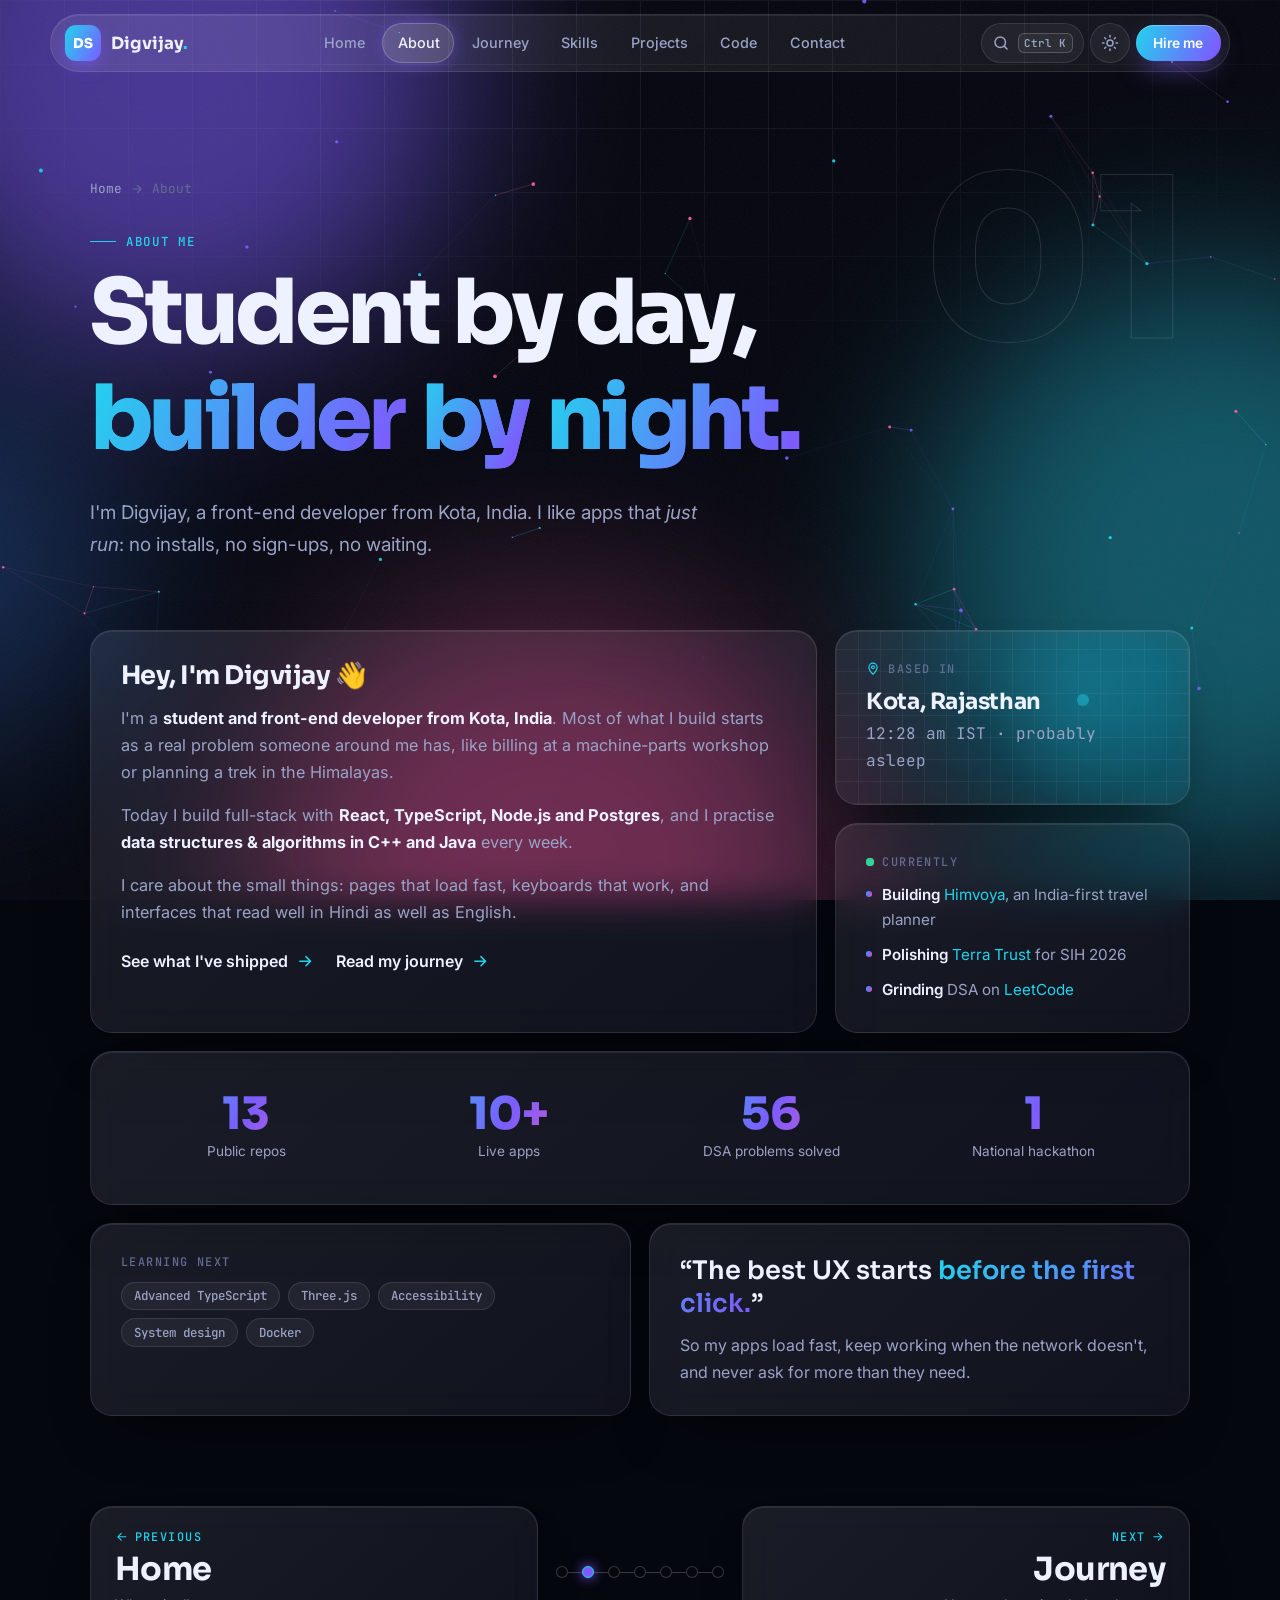
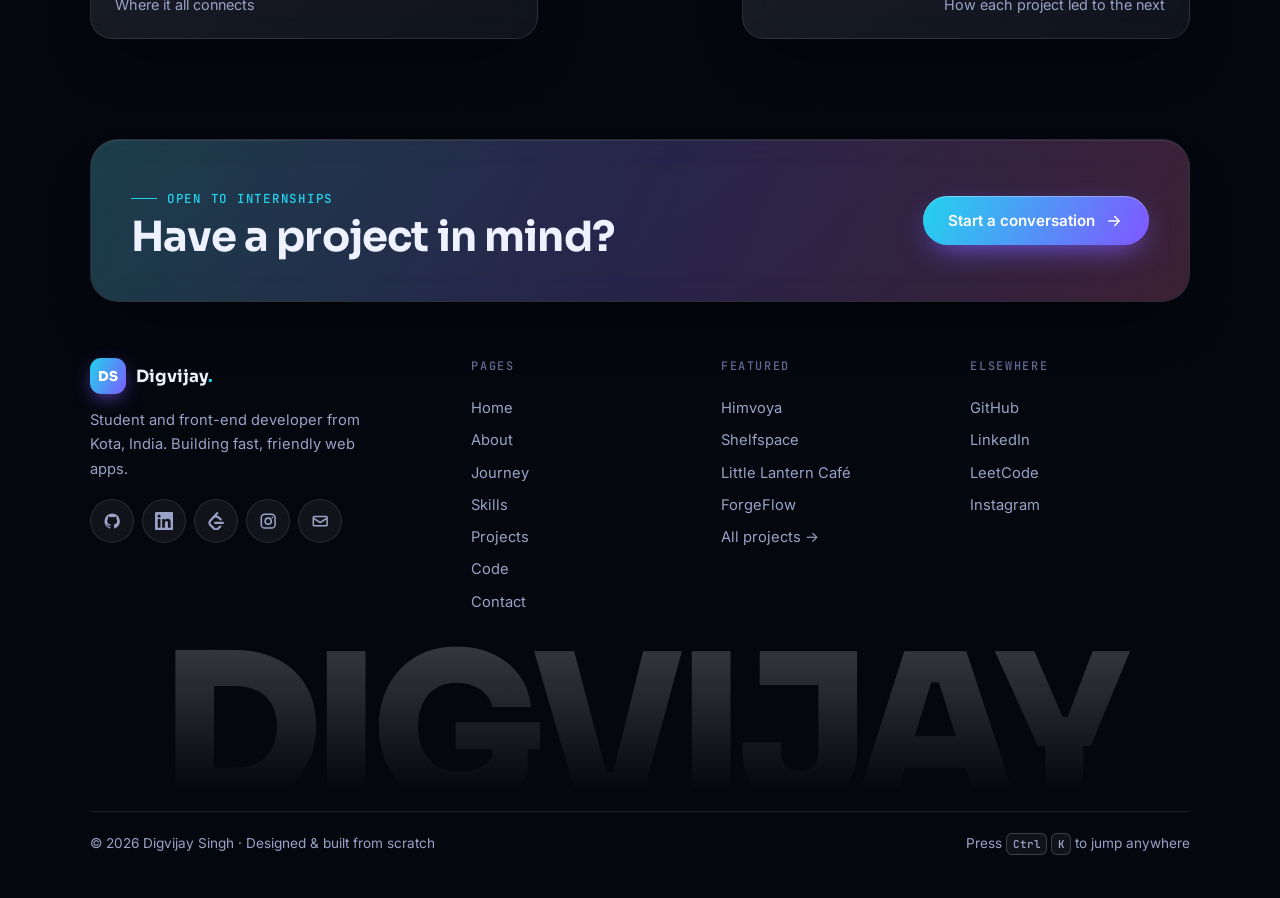
<file: about.html>
<!doctype html>
<html lang="en" data-theme="dark">
<head>
  <meta charset="utf-8" />
  <meta name="viewport" content="width=device-width, initial-scale=1" />
  <title>About — Digvijay Singh</title>
  <meta name="description" content="About Digvijay Singh: a student and front-end developer from Kota, India, building fast, friendly web apps with React, TypeScript, Node.js and Postgres." />
  <meta name="theme-color" content="#05070f" />
  <link rel="icon" href="assets/favicon.svg" type="image/svg+xml" />
  <link rel="preconnect" href="https://fonts.googleapis.com" />
  <link rel="preconnect" href="https://fonts.gstatic.com" crossorigin />
  <link href="https://fonts.googleapis.com/css2?family=Inter:wght@400;500;600&family=JetBrains+Mono:wght@400;500;600&family=Sora:wght@500;600;700;800&display=swap" rel="stylesheet" />
  <link rel="stylesheet" href="css/style.css" />
  <script>document.documentElement.classList.add("js"); try { const t = localStorage.getItem("theme"); if (t) document.documentElement.dataset.theme = t; } catch (e) {}</script>
  <script src="js/data.js"></script>
  <script src="js/components.js"></script>
</head>
<body data-page="about" id="top">
  <site-bg></site-bg>
  <site-header></site-header>

  <main id="main">
    <section class="page-hero wrap">
      <span class="page-num" aria-hidden="true">01</span>
      <nav class="crumbs" aria-label="Breadcrumb" data-reveal><a href="index.html">Home</a><svg class="ico"><use href="assets/icons.svg#i-arrow"/></svg><span>About</span></nav>
      <p class="eyebrow" data-reveal>About me</p>
      <h1 class="page-hero__title"><span class="line"><span class="split">Student by day,</span></span><span class="line"><span class="split gradient-text" style="--sd:.3s">builder by night.</span></span></h1>
      <p class="page-hero__lead" data-reveal>I'm Digvijay, a front-end developer from Kota, India. I like apps that <em>just run</em>: no installs, no sign-ups, no waiting.</p>
    </section>

    <section class="wrap">
      <div class="bento">
        <article class="card glass bento__bio" data-reveal data-spot>
          <h2 class="h3" style="font-size:1.6rem;margin-bottom:16px">Hey, I'm Digvijay 👋</h2>
          <p>I'm a <strong>student and front-end developer from Kota, India</strong>. Most of what I build starts as a real problem
            someone around me has, like billing at a machine-parts workshop or planning a trek in the Himalayas.</p>
          <p>Today I build full-stack with <strong>React, TypeScript, Node.js and Postgres</strong>, and I practise
            <strong>data structures &amp; algorithms in C++ and Java</strong> every week.</p>
          <p>I care about the small things: pages that load fast, keyboards that work, and interfaces that read well in Hindi as well as English.</p>
          <div class="bento__links">
            <a href="projects.html" class="link-arrow"><span>See what I've shipped</span><svg class="ico"><use href="assets/icons.svg#i-arrow"/></svg></a>
            <a href="journey.html" class="link-arrow"><span>Read my journey</span><svg class="ico"><use href="assets/icons.svg#i-arrow"/></svg></a>
          </div>
        </article>

        <article class="card glass bento__place" data-reveal data-spot>
          <div class="place__map" aria-hidden="true"><span class="place__ping"></span></div>
          <p class="card__label"><svg class="ico"><use href="assets/icons.svg#i-pin"/></svg> Based in</p>
          <h3>Kota, Rajasthan</h3>
          <p class="mono muted"><span id="localTime">--:--</span> IST · <span id="localStatus">online</span></p>
        </article>

        <article class="card glass bento__now" data-reveal data-spot>
          <p class="card__label"><span class="pulse"></span> Currently</p>
          <ul class="now-list">
            <li><b>Building</b> <a href="project.html?p=himvoya">Himvoya</a>, an India-first travel planner</li>
            <li><b>Polishing</b> <a href="project.html?p=terra-trust">Terra Trust</a> for SIH 2026</li>
            <li><b>Grinding</b> DSA on <a href="code.html">LeetCode</a></li>
          </ul>
        </article>

        <article class="card glass bento__stats" data-reveal data-spot>
          <div class="stat"><b data-count="13" data-gh="repos">0</b><span>Public repos</span></div>
          <div class="stat"><b data-count="10" data-suffix="+">0</b><span>Live apps</span></div>
          <div class="stat"><b data-count="56" data-lc="total">0</b><span>DSA problems solved</span></div>
          <div class="stat"><b data-count="1">0</b><span>National hackathon</span></div>
        </article>

        <article class="card glass bento__learn" data-reveal data-spot>
          <p class="card__label">Learning next</p>
          <div class="tags">
            <span>Advanced TypeScript</span><span>Three.js</span><span>Accessibility</span><span>System design</span><span>Docker</span>
          </div>
        </article>

        <article class="card glass bento__quote" data-reveal data-spot>
          <p class="quote">“The best UX starts <span class="gradient-text">before the first click.</span>”</p>
          <p class="muted">So my apps load fast, keep working when the network doesn't, and never ask for more than they need.</p>
        </article>
      </div>
    </section>

    <div class="wrap"><page-bridge></page-bridge></div>
  </main>

  <site-footer></site-footer>
  <command-palette></command-palette>
  <script src="js/main.js" defer></script>
</body>
</html>
</file>
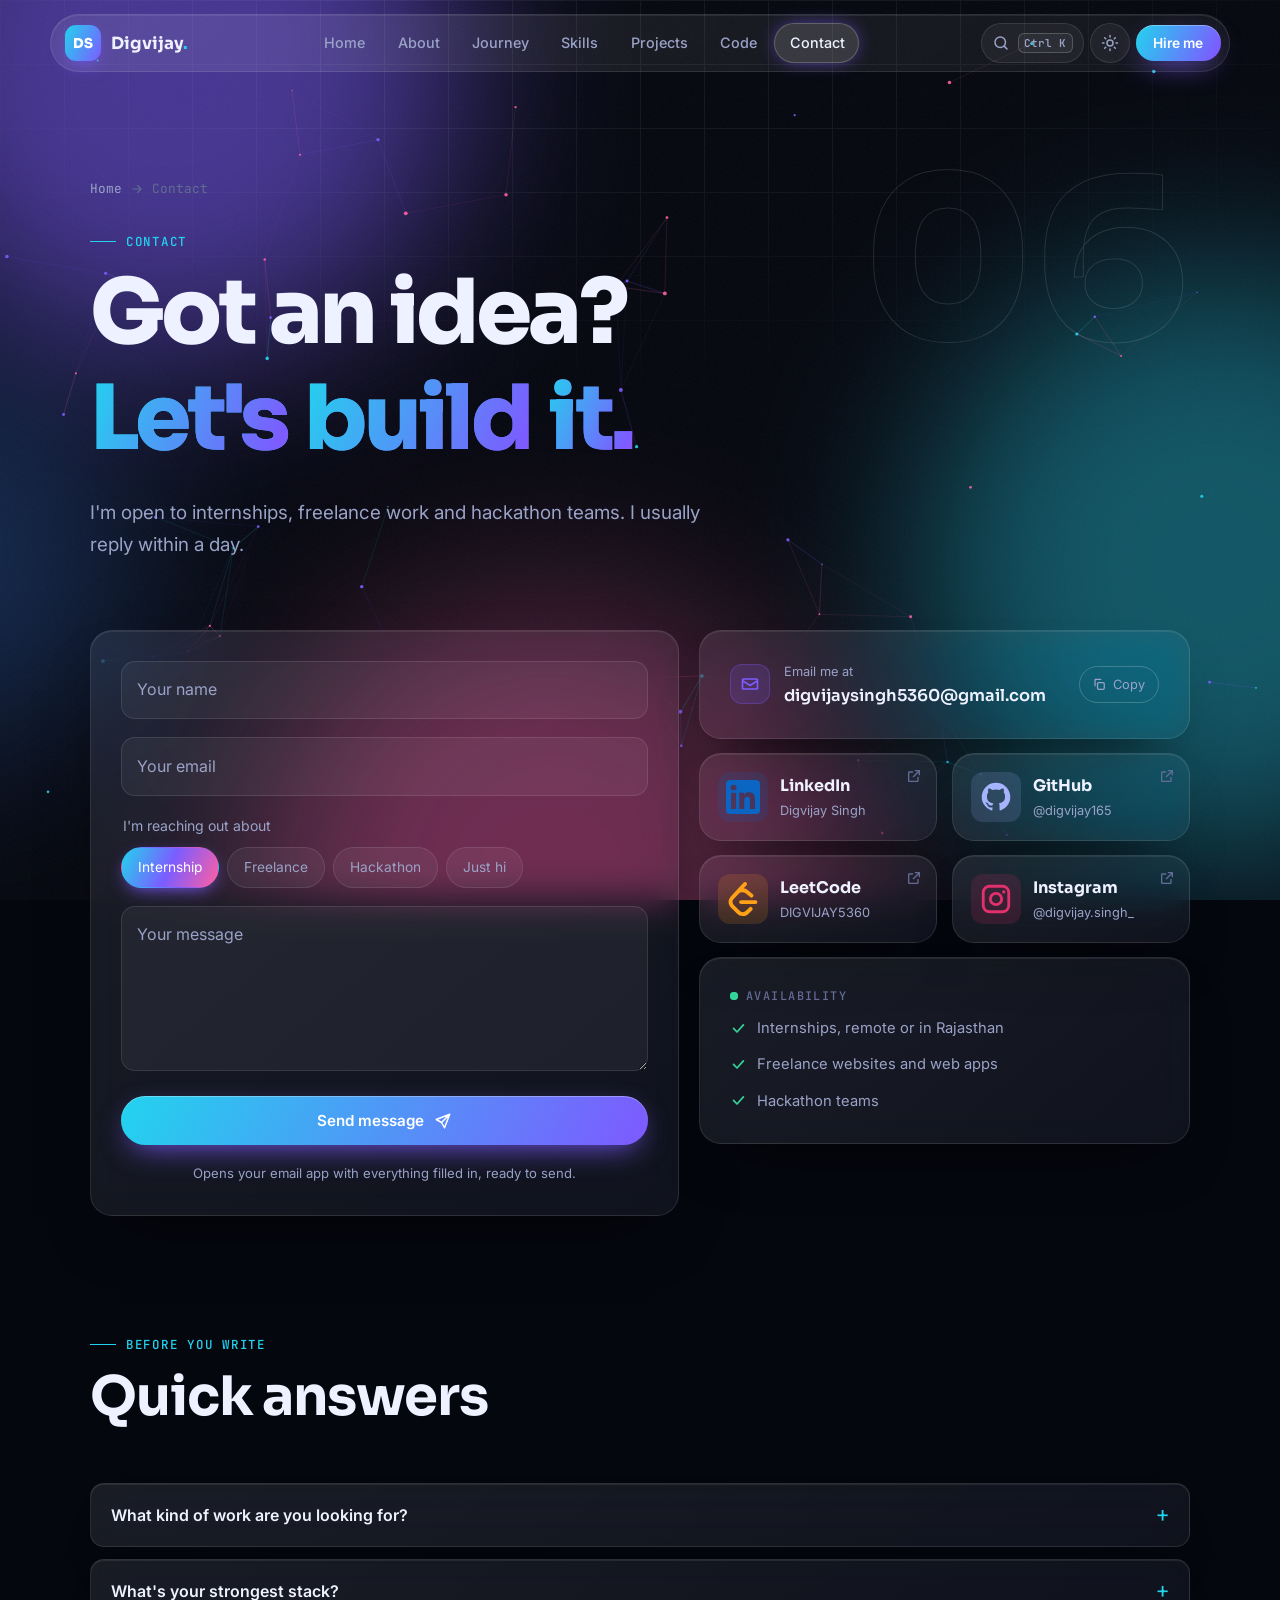
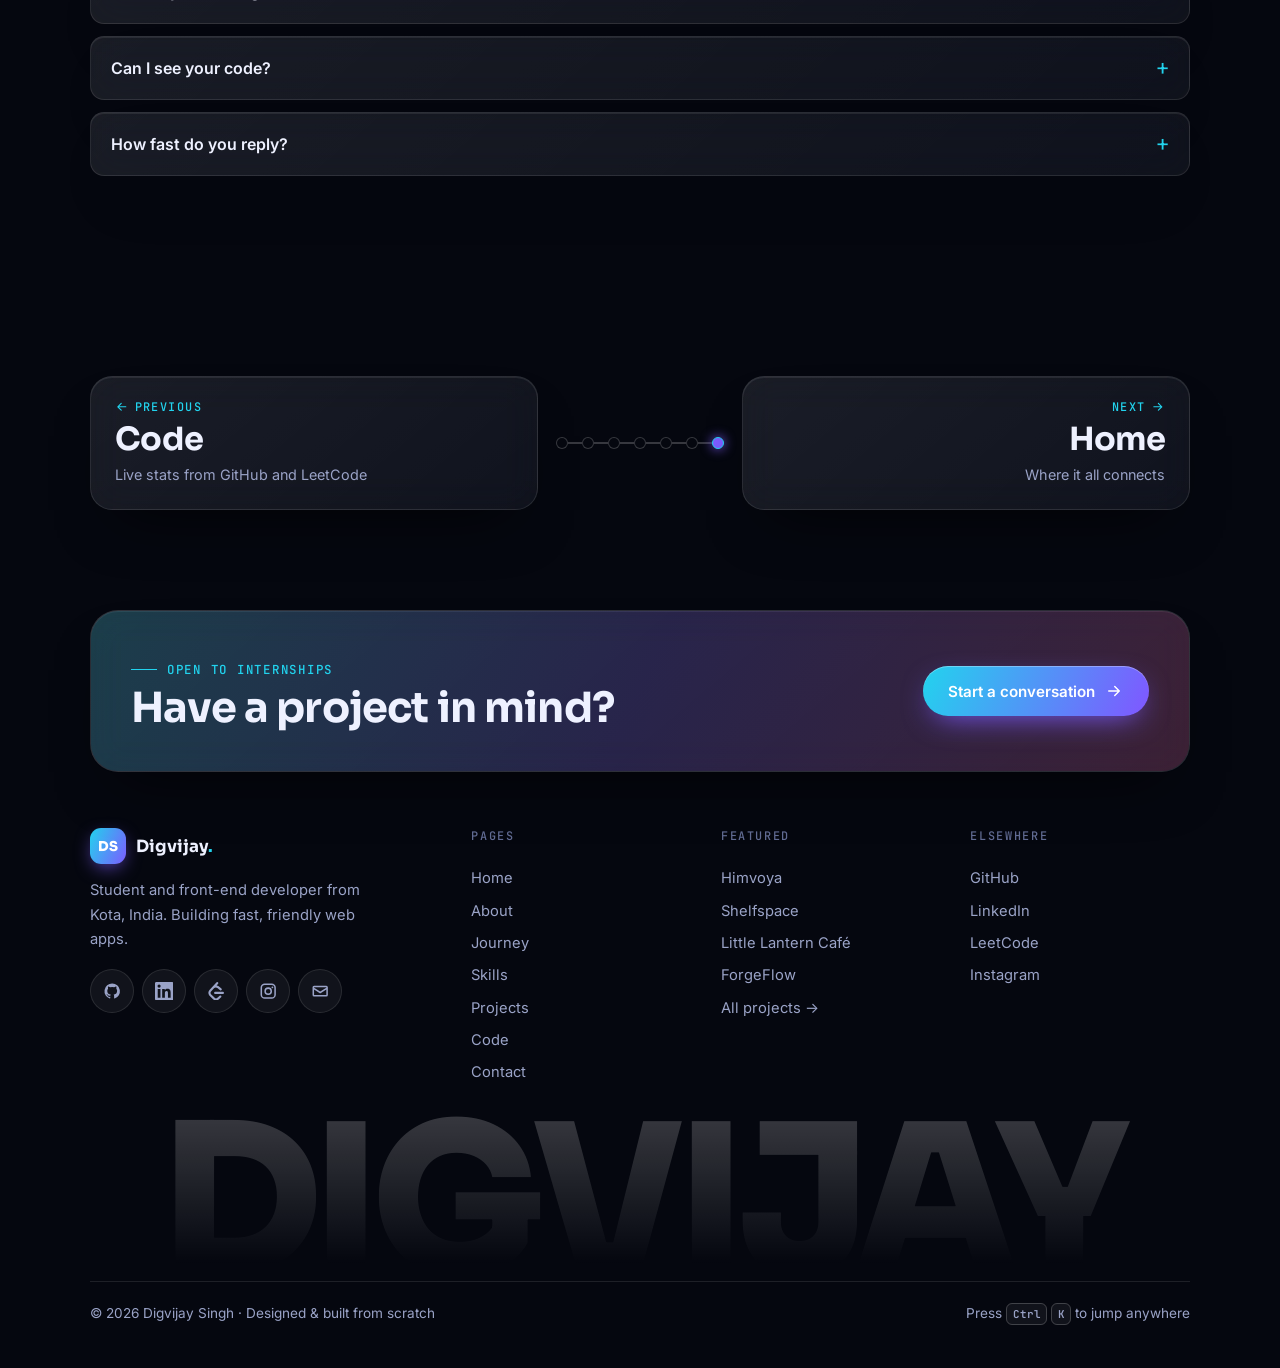
<file: contact.html>
<!doctype html>
<html lang="en" data-theme="dark">
<head>
  <meta charset="utf-8" />
  <meta name="viewport" content="width=device-width, initial-scale=1" />
  <title>Contact — Digvijay Singh</title>
  <meta name="description" content="Contact Digvijay Singh for internships, freelance work and hackathon teams. Email, LinkedIn, GitHub, LeetCode and Instagram." />
  <meta name="theme-color" content="#05070f" />
  <link rel="icon" href="assets/favicon.svg" type="image/svg+xml" />
  <link rel="preconnect" href="https://fonts.googleapis.com" />
  <link rel="preconnect" href="https://fonts.gstatic.com" crossorigin />
  <link href="https://fonts.googleapis.com/css2?family=Inter:wght@400;500;600&family=JetBrains+Mono:wght@400;500;600&family=Sora:wght@500;600;700;800&display=swap" rel="stylesheet" />
  <link rel="stylesheet" href="css/style.css" />
  <script>document.documentElement.classList.add("js"); try { const t = localStorage.getItem("theme"); if (t) document.documentElement.dataset.theme = t; } catch (e) {}</script>
  <script src="js/data.js"></script>
  <script src="js/components.js"></script>
</head>
<body data-page="contact" id="top">
  <site-bg></site-bg>
  <site-header></site-header>

  <main id="main">
    <section class="page-hero wrap">
      <span class="page-num" aria-hidden="true">06</span>
      <nav class="crumbs" aria-label="Breadcrumb" data-reveal><a href="index.html">Home</a><svg class="ico"><use href="assets/icons.svg#i-arrow"/></svg><span>Contact</span></nav>
      <p class="eyebrow" data-reveal>Contact</p>
      <h1 class="page-hero__title"><span class="line"><span class="split">Got an idea?</span></span><span class="line"><span class="split gradient-text" style="--sd:.25s">Let's build it.</span></span></h1>
      <p class="page-hero__lead" data-reveal>I'm open to internships, freelance work and hackathon teams. I usually reply within a day.</p>
    </section>

    <section class="wrap">
      <div class="contact__grid">
        <form class="card glass form" id="contactForm" data-reveal novalidate>
          <div class="field">
            <input id="fName" name="name" type="text" placeholder=" " autocomplete="name" required />
            <label for="fName">Your name</label>
          </div>
          <div class="field">
            <input id="fEmail" name="email" type="email" placeholder=" " autocomplete="email" required />
            <label for="fEmail">Your email</label>
          </div>
          <fieldset class="field" style="border:0;padding:0;margin:0">
            <legend class="field__title">I'm reaching out about</legend>
            <div class="choice">
              <label><input type="radio" name="topic" value="Internship" checked /><span>Internship</span></label>
              <label><input type="radio" name="topic" value="Freelance project" /><span>Freelance</span></label>
              <label><input type="radio" name="topic" value="Hackathon team" /><span>Hackathon</span></label>
              <label><input type="radio" name="topic" value="Just saying hi" /><span>Just hi</span></label>
            </div>
          </fieldset>
          <div class="field">
            <textarea id="fMsg" name="message" rows="5" placeholder=" " required></textarea>
            <label for="fMsg">Your message</label>
          </div>
          <button class="btn btn--primary btn--block magnetic" type="submit"><span>Send message</span><svg class="ico"><use href="assets/icons.svg#i-send"/></svg></button>
          <p class="form__note muted">Opens your email app with everything filled in, ready to send.</p>
        </form>

        <div class="contact__side">
          <button class="card glass email-card" id="copyEmail" type="button" data-reveal data-spot>
            <span class="float-card__icon" style="--c:#7c5cff"><svg class="ico"><use href="assets/icons.svg#i-mail"/></svg></span>
            <span class="email-card__text"><small>Email me at</small><b>digvijaysingh5360@gmail.com</b></span>
            <span class="email-card__copy"><svg class="ico"><use href="assets/icons.svg#i-copy"/></svg><em>Copy</em></span>
          </button>
          <div class="socials">
            <a class="social glass" href="https://www.linkedin.com/in/digvijay-singh-a188b1382/" target="_blank" rel="noopener" style="--c:#0a66c2" data-reveal data-tilt>
              <svg class="ico"><use href="assets/icons.svg#i-linkedin"/></svg><b>LinkedIn</b><small>Digvijay Singh</small><svg class="ico social__go"><use href="assets/icons.svg#i-external"/></svg>
            </a>
            <a class="social glass" href="https://github.com/digvijay165" target="_blank" rel="noopener" style="--c:#a5b4fc" data-reveal data-tilt>
              <svg class="ico"><use href="assets/icons.svg#i-github"/></svg><b>GitHub</b><small>@digvijay165</small><svg class="ico social__go"><use href="assets/icons.svg#i-external"/></svg>
            </a>
            <a class="social glass" href="https://leetcode.com/u/DIGVIJAY5360/" target="_blank" rel="noopener" style="--c:#ffa116" data-reveal data-tilt>
              <svg class="ico"><use href="assets/icons.svg#i-leetcode"/></svg><b>LeetCode</b><small>DIGVIJAY5360</small><svg class="ico social__go"><use href="assets/icons.svg#i-external"/></svg>
            </a>
            <a class="social glass" href="https://www.instagram.com/digvijay.singh_" target="_blank" rel="noopener" style="--c:#e1306c" data-reveal data-tilt>
              <svg class="ico"><use href="assets/icons.svg#i-instagram"/></svg><b>Instagram</b><small>@digvijay.singh_</small><svg class="ico social__go"><use href="assets/icons.svg#i-external"/></svg>
            </a>
          </div>
          <article class="card glass" data-reveal data-spot>
            <p class="card__label"><span class="pulse"></span> Availability</p>
            <ul class="availability" style="list-style:none;margin:0;padding:0">
              <li><svg class="ico"><use href="assets/icons.svg#i-check"/></svg> Internships, remote or in Rajasthan</li>
              <li><svg class="ico"><use href="assets/icons.svg#i-check"/></svg> Freelance websites and web apps</li>
              <li><svg class="ico"><use href="assets/icons.svg#i-check"/></svg> Hackathon teams</li>
            </ul>
          </article>
        </div>
      </div>
    </section>

    <section class="section wrap">
      <header class="section__head">
        <p class="eyebrow" data-reveal>Before you write</p>
        <h2 class="section__title" data-reveal>Quick answers</h2>
      </header>
      <div class="faq">
        <details class="glass" data-reveal><summary>What kind of work are you looking for?</summary><p>Front-end or full-stack internships, where I can ship real features with React and TypeScript. I'm also happy to take on small freelance builds. <a class="link-arrow" href="projects.html"><span>See past work</span></a></p></details>
        <details class="glass" data-reveal><summary>What's your strongest stack?</summary><p>React and TypeScript on the front, Node.js and Express with PostgreSQL or SQLite on the back. <a class="link-arrow" href="skills.html"><span>Full stack, linked to projects</span></a></p></details>
        <details class="glass" data-reveal><summary>Can I see your code?</summary><p>Yes, almost everything is public on GitHub, and the stats are live on my code page. <a class="link-arrow" href="code.html"><span>Open the code page</span></a></p></details>
        <details class="glass" data-reveal><summary>How fast do you reply?</summary><p>Usually within a day. Email is quickest; LinkedIn works too.</p></details>
      </div>
    </section>

    <div class="wrap"><page-bridge></page-bridge></div>
  </main>

  <site-footer></site-footer>
  <command-palette></command-palette>
  <script src="js/main.js" defer></script>
</body>
</html>
</file>
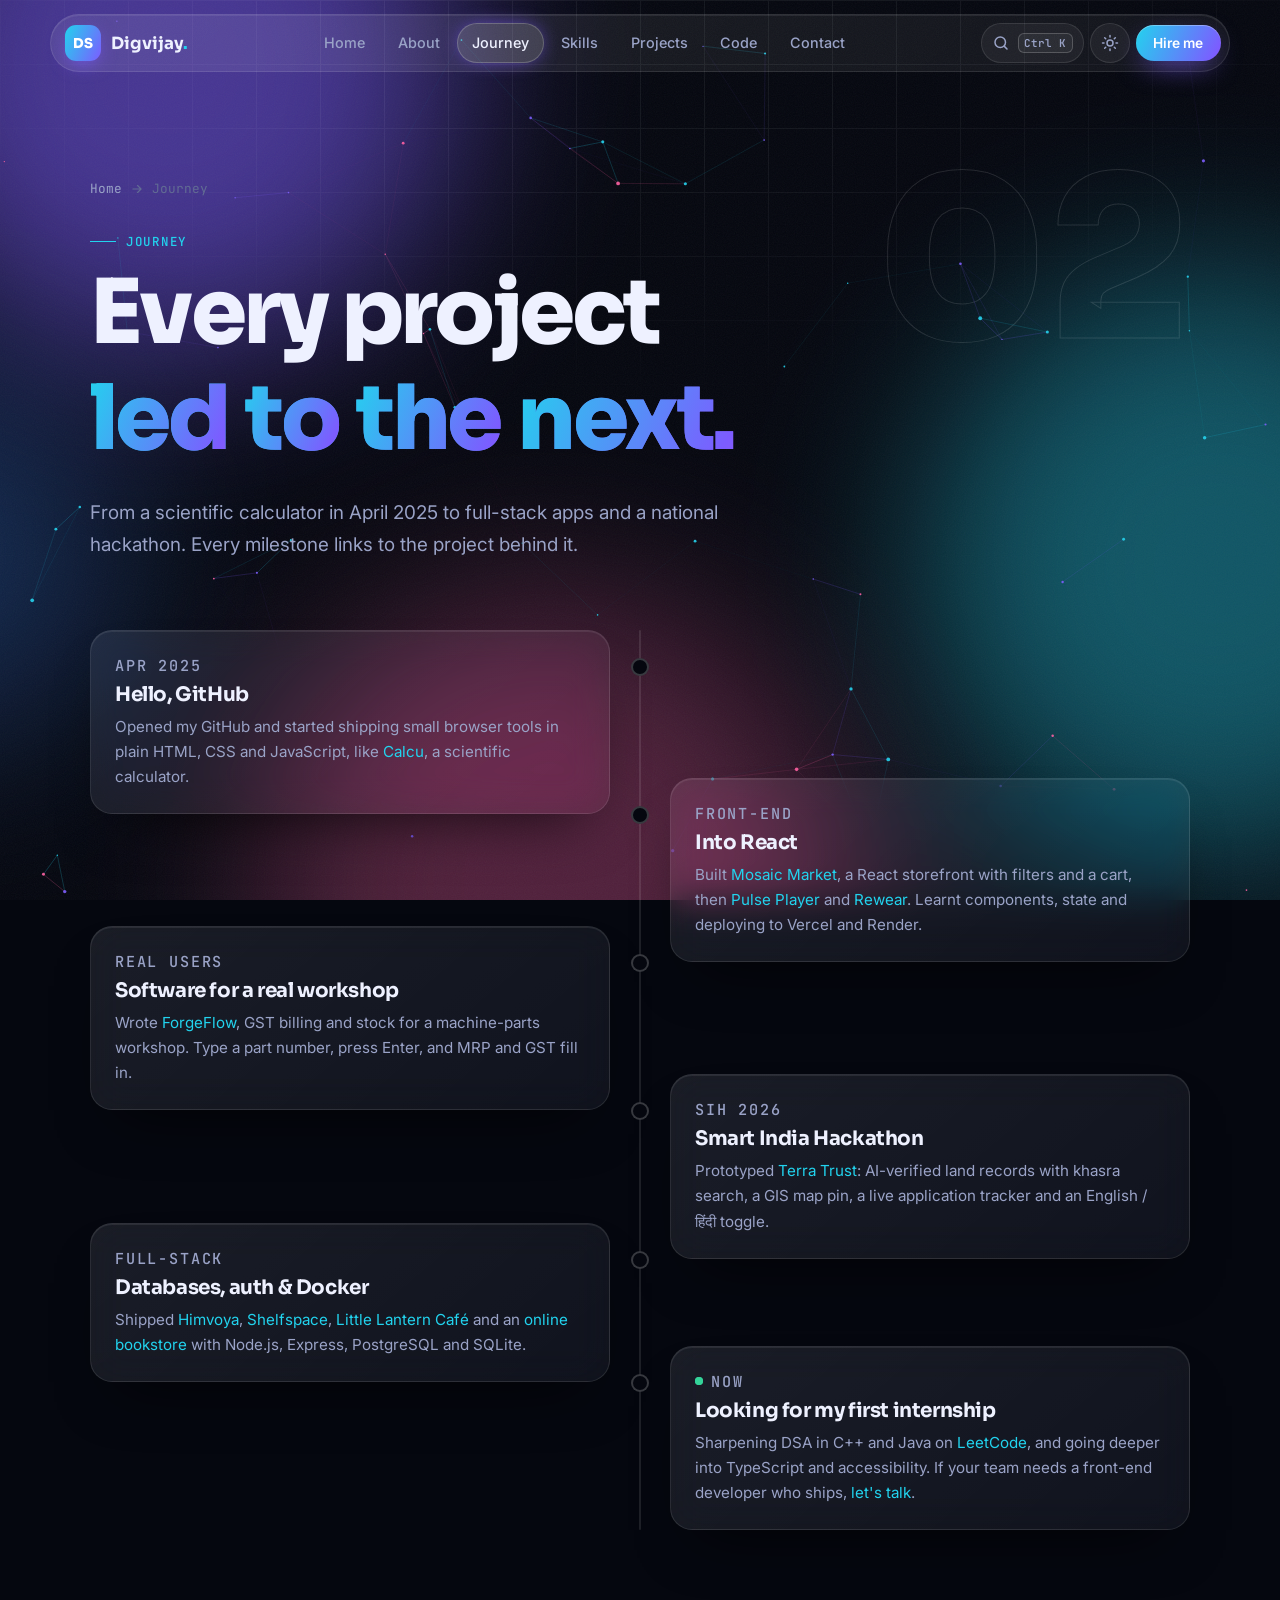
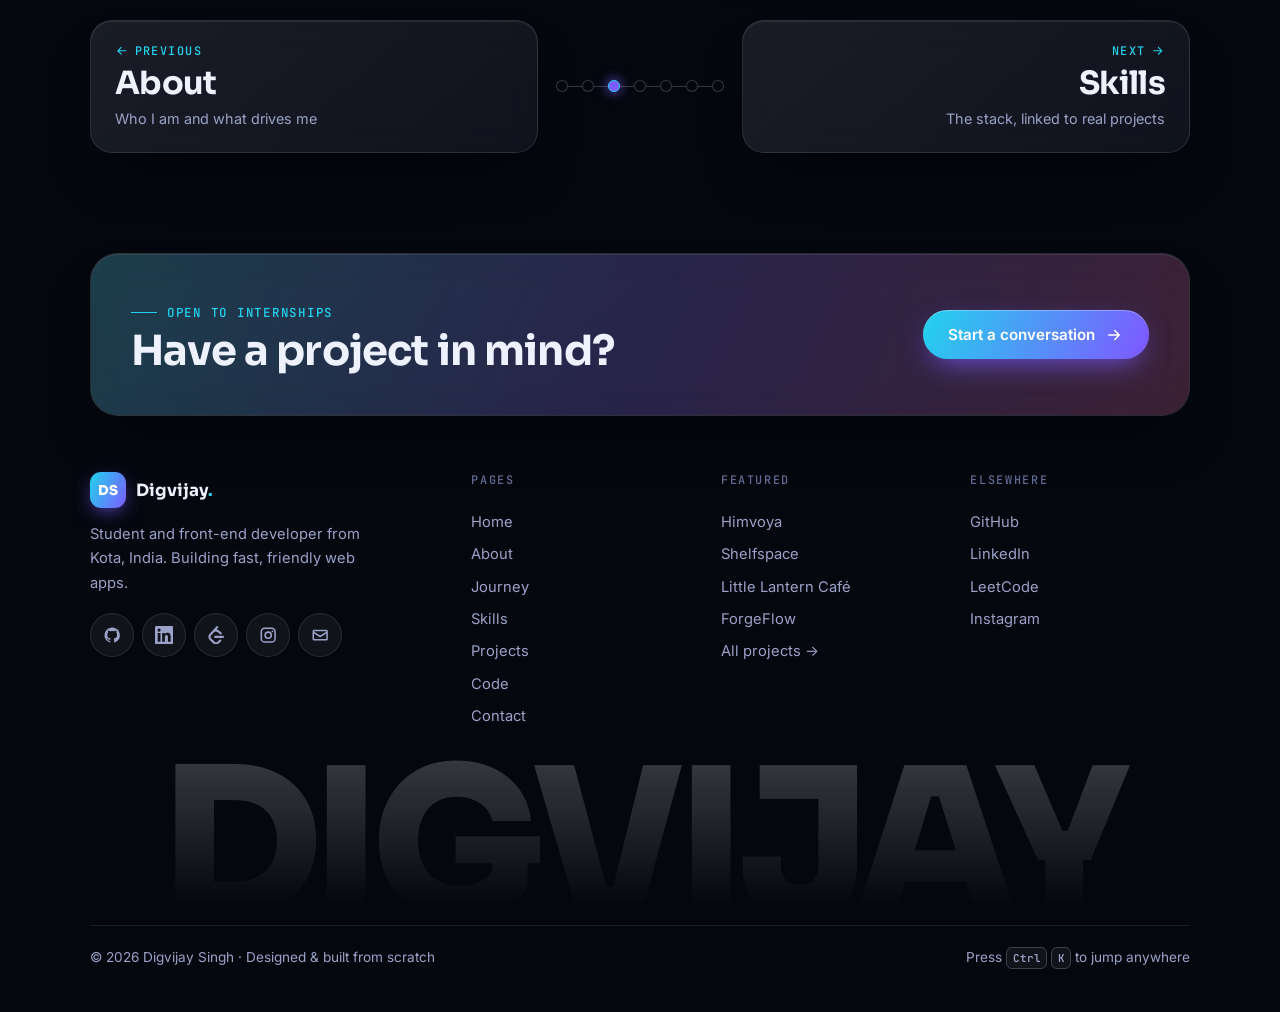
<file: journey.html>
<!doctype html>
<html lang="en" data-theme="dark">
<head>
  <meta charset="utf-8" />
  <meta name="viewport" content="width=device-width, initial-scale=1" />
  <title>Journey — Digvijay Singh</title>
  <meta name="description" content="Digvijay Singh's journey: from small browser tools in 2025 to React apps, billing software for a real workshop, Smart India Hackathon 2026 and full-stack builds." />
  <meta name="theme-color" content="#05070f" />
  <link rel="icon" href="assets/favicon.svg" type="image/svg+xml" />
  <link rel="preconnect" href="https://fonts.googleapis.com" />
  <link rel="preconnect" href="https://fonts.gstatic.com" crossorigin />
  <link href="https://fonts.googleapis.com/css2?family=Inter:wght@400;500;600&family=JetBrains+Mono:wght@400;500;600&family=Sora:wght@500;600;700;800&display=swap" rel="stylesheet" />
  <link rel="stylesheet" href="css/style.css" />
  <script>document.documentElement.classList.add("js"); try { const t = localStorage.getItem("theme"); if (t) document.documentElement.dataset.theme = t; } catch (e) {}</script>
  <script src="js/data.js"></script>
  <script src="js/components.js"></script>
</head>
<body data-page="journey" id="top">
  <site-bg></site-bg>
  <site-header></site-header>

  <main id="main">
    <section class="page-hero wrap">
      <span class="page-num" aria-hidden="true">02</span>
      <nav class="crumbs" aria-label="Breadcrumb" data-reveal><a href="index.html">Home</a><svg class="ico"><use href="assets/icons.svg#i-arrow"/></svg><span>Journey</span></nav>
      <p class="eyebrow" data-reveal>Journey</p>
      <h1 class="page-hero__title"><span class="line"><span class="split">Every project</span></span><span class="line"><span class="split gradient-text" style="--sd:.3s">led to the next.</span></span></h1>
      <p class="page-hero__lead" data-reveal>From a scientific calculator in April 2025 to full-stack apps and a national hackathon. Every milestone links to the project behind it.</p>
    </section>

    <section class="wrap">
      <ol class="timeline" id="timeline">
        <li class="timeline__line" aria-hidden="true"><span id="timelineFill"></span></li>
        <li class="tl" data-reveal>
          <span class="tl__dot"></span>
          <div class="tl__card glass" data-spot>
            <p class="tl__when">Apr 2025</p>
            <h3>Hello, GitHub</h3>
            <p>Opened my GitHub and started shipping small browser tools in plain HTML, CSS and JavaScript, like <a href="project.html?p=calcu">Calcu</a>, a scientific calculator.</p>
          </div>
        </li>
        <li class="tl" data-reveal>
          <span class="tl__dot"></span>
          <div class="tl__card glass" data-spot>
            <p class="tl__when">Front-end</p>
            <h3>Into React</h3>
            <p>Built <a href="project.html?p=mosaic-market">Mosaic Market</a>, a React storefront with filters and a cart, then <a href="project.html?p=pulse-player">Pulse Player</a> and <a href="project.html?p=rewear">Rewear</a>. Learnt components, state and deploying to Vercel and Render.</p>
          </div>
        </li>
        <li class="tl" data-reveal>
          <span class="tl__dot"></span>
          <div class="tl__card glass" data-spot>
            <p class="tl__when">Real users</p>
            <h3>Software for a real workshop</h3>
            <p>Wrote <a href="project.html?p=forgeflow">ForgeFlow</a>, GST billing and stock for a machine-parts workshop. Type a part number, press Enter, and MRP and GST fill in.</p>
          </div>
        </li>
        <li class="tl" data-reveal>
          <span class="tl__dot"></span>
          <div class="tl__card glass" data-spot>
            <p class="tl__when">SIH 2026</p>
            <h3>Smart India Hackathon</h3>
            <p>Prototyped <a href="project.html?p=terra-trust">Terra Trust</a>: AI-verified land records with khasra search, a GIS map pin, a live application tracker and an English / हिंदी toggle.</p>
          </div>
        </li>
        <li class="tl" data-reveal>
          <span class="tl__dot"></span>
          <div class="tl__card glass" data-spot>
            <p class="tl__when">Full-stack</p>
            <h3>Databases, auth &amp; Docker</h3>
            <p>Shipped <a href="project.html?p=himvoya">Himvoya</a>, <a href="project.html?p=shelfspace">Shelfspace</a>, <a href="project.html?p=little-lantern-cafe">Little Lantern Café</a> and an <a href="project.html?p=bookstore">online bookstore</a> with Node.js, Express, PostgreSQL and SQLite.</p>
          </div>
        </li>
        <li class="tl" data-reveal>
          <span class="tl__dot"></span>
          <div class="tl__card glass" data-spot>
            <p class="tl__when"><span class="pulse"></span> Now</p>
            <h3>Looking for my first internship</h3>
            <p>Sharpening DSA in C++ and Java on <a href="code.html">LeetCode</a>, and going deeper into TypeScript and accessibility. If your team needs a front-end developer who ships, <a href="contact.html">let's talk</a>.</p>
          </div>
        </li>
      </ol>
    </section>

    <div class="wrap"><page-bridge></page-bridge></div>
  </main>

  <site-footer></site-footer>
  <command-palette></command-palette>
  <script src="js/main.js" defer></script>
</body>
</html>
</file>
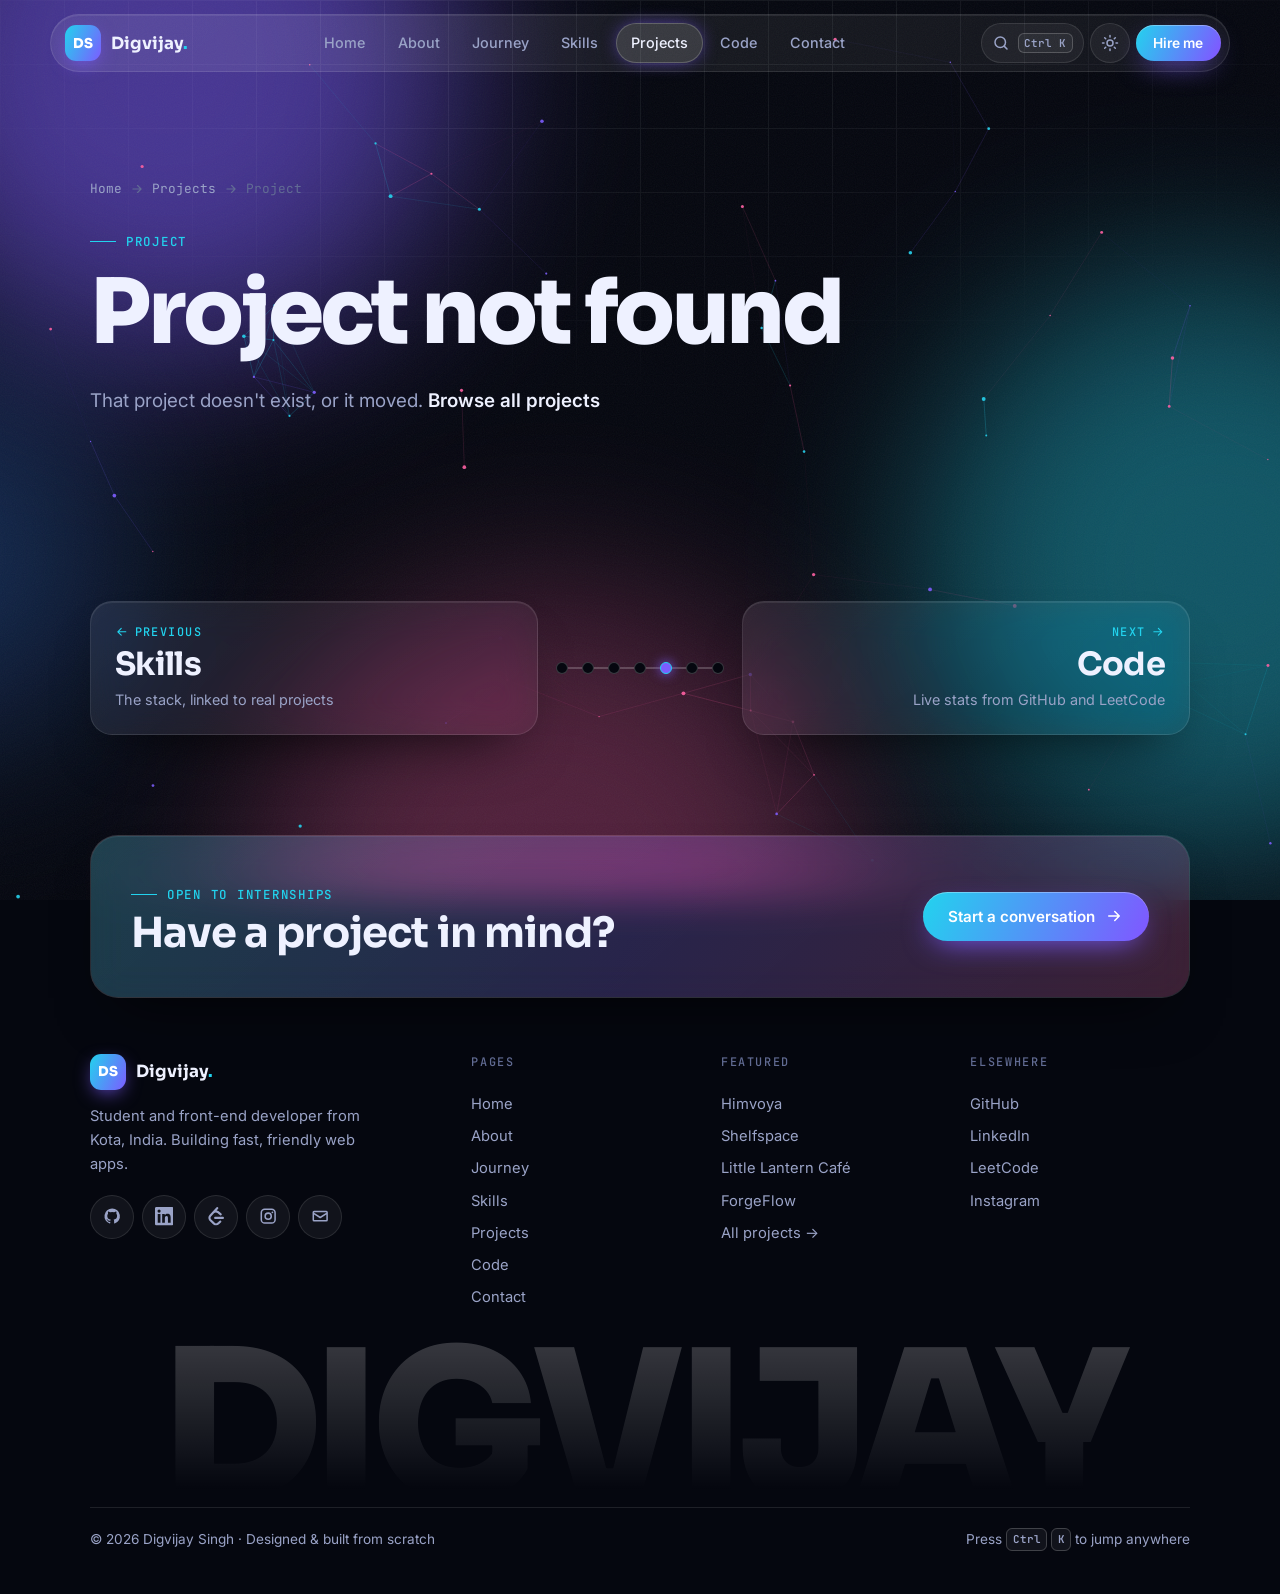
<file: project.html>
<!doctype html>
<html lang="en" data-theme="dark">
<head>
  <meta charset="utf-8" />
  <meta name="viewport" content="width=device-width, initial-scale=1" />
  <title>Project — Digvijay Singh</title>
  <meta name="description" content="A project by Digvijay Singh: what it does, how it's built and where to try it." />
  <meta name="theme-color" content="#05070f" />
  <link rel="icon" href="assets/favicon.svg" type="image/svg+xml" />
  <link rel="preconnect" href="https://fonts.googleapis.com" />
  <link rel="preconnect" href="https://fonts.gstatic.com" crossorigin />
  <link href="https://fonts.googleapis.com/css2?family=Inter:wght@400;500;600&family=JetBrains+Mono:wght@400;500;600&family=Sora:wght@500;600;700;800&display=swap" rel="stylesheet" />
  <link rel="stylesheet" href="css/style.css" />
  <script>document.documentElement.classList.add("js"); try { const t = localStorage.getItem("theme"); if (t) document.documentElement.dataset.theme = t; } catch (e) {}</script>
  <script src="js/data.js"></script>
  <script src="js/components.js"></script>
</head>
<body data-page="project" id="top">
  <site-bg></site-bg>
  <site-header></site-header>

  <main id="main">
    <section class="page-hero wrap" style="padding-bottom:36px">
      <nav class="crumbs" aria-label="Breadcrumb" data-reveal>
        <a href="index.html">Home</a><svg class="ico"><use href="assets/icons.svg#i-arrow"/></svg>
        <a href="projects.html">Projects</a><svg class="ico"><use href="assets/icons.svg#i-arrow"/></svg>
        <span id="pdCrumb">Project</span>
      </nav>
      <p class="eyebrow" id="pdKind" data-reveal>Project</p>
      <h1 class="page-hero__title" id="pdTitle">Loading…</h1>
      <p class="page-hero__lead" id="pdSummary" data-reveal></p>
    </section>

    <section class="wrap">
      <div class="pd">
        <div>
          <div class="pd__media" id="pdMedia" data-reveal="zoom"></div>
          <div class="pd__body">
            <article class="card glass" data-reveal data-spot>
              <h2>Highlights</h2>
              <ul class="pd__points" id="pdPoints"></ul>
            </article>
            <article class="card glass" data-reveal data-spot>
              <h2>Built with</h2>
              <p class="muted" style="margin-bottom:14px">Tap a technology to see every project that uses it.</p>
              <div class="tags" id="pdTech"></div>
            </article>
          </div>
        </div>
        <aside class="pd__side">
          <div class="card glass" data-reveal data-spot>
            <ul class="pd__facts" id="pdFacts"></ul>
          </div>
          <div id="pdActions" style="display:grid;gap:10px" data-reveal></div>
        </aside>
      </div>

      <nav class="pd__nav" id="pdNav" aria-label="More projects"></nav>

      <div class="related">
        <h2 data-reveal>Related projects</h2>
        <div class="projects" id="pdRelated"></div>
      </div>
    </section>

    <div class="wrap" style="margin-top:60px"><page-bridge from="projects"></page-bridge></div>
  </main>

  <site-footer></site-footer>
  <command-palette></command-palette>
  <script src="js/main.js" defer></script>
</body>
</html>
</file>
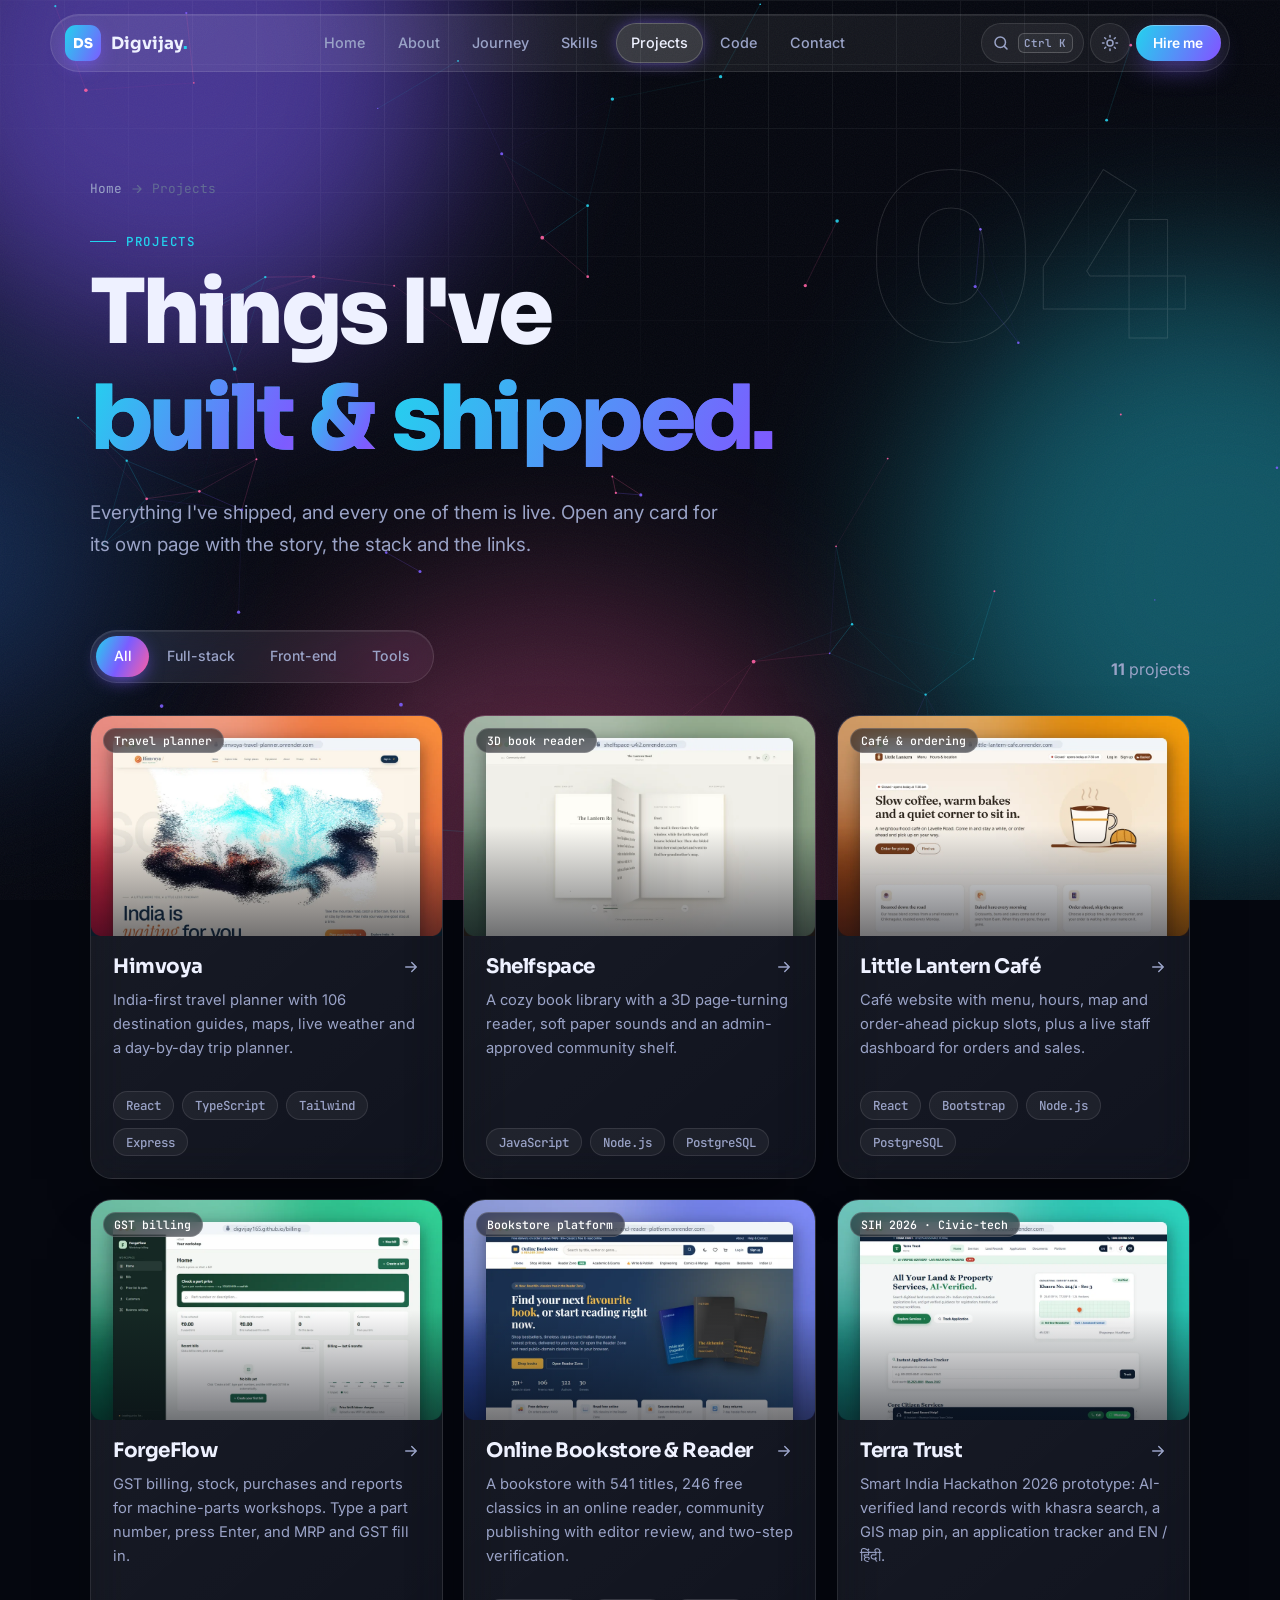
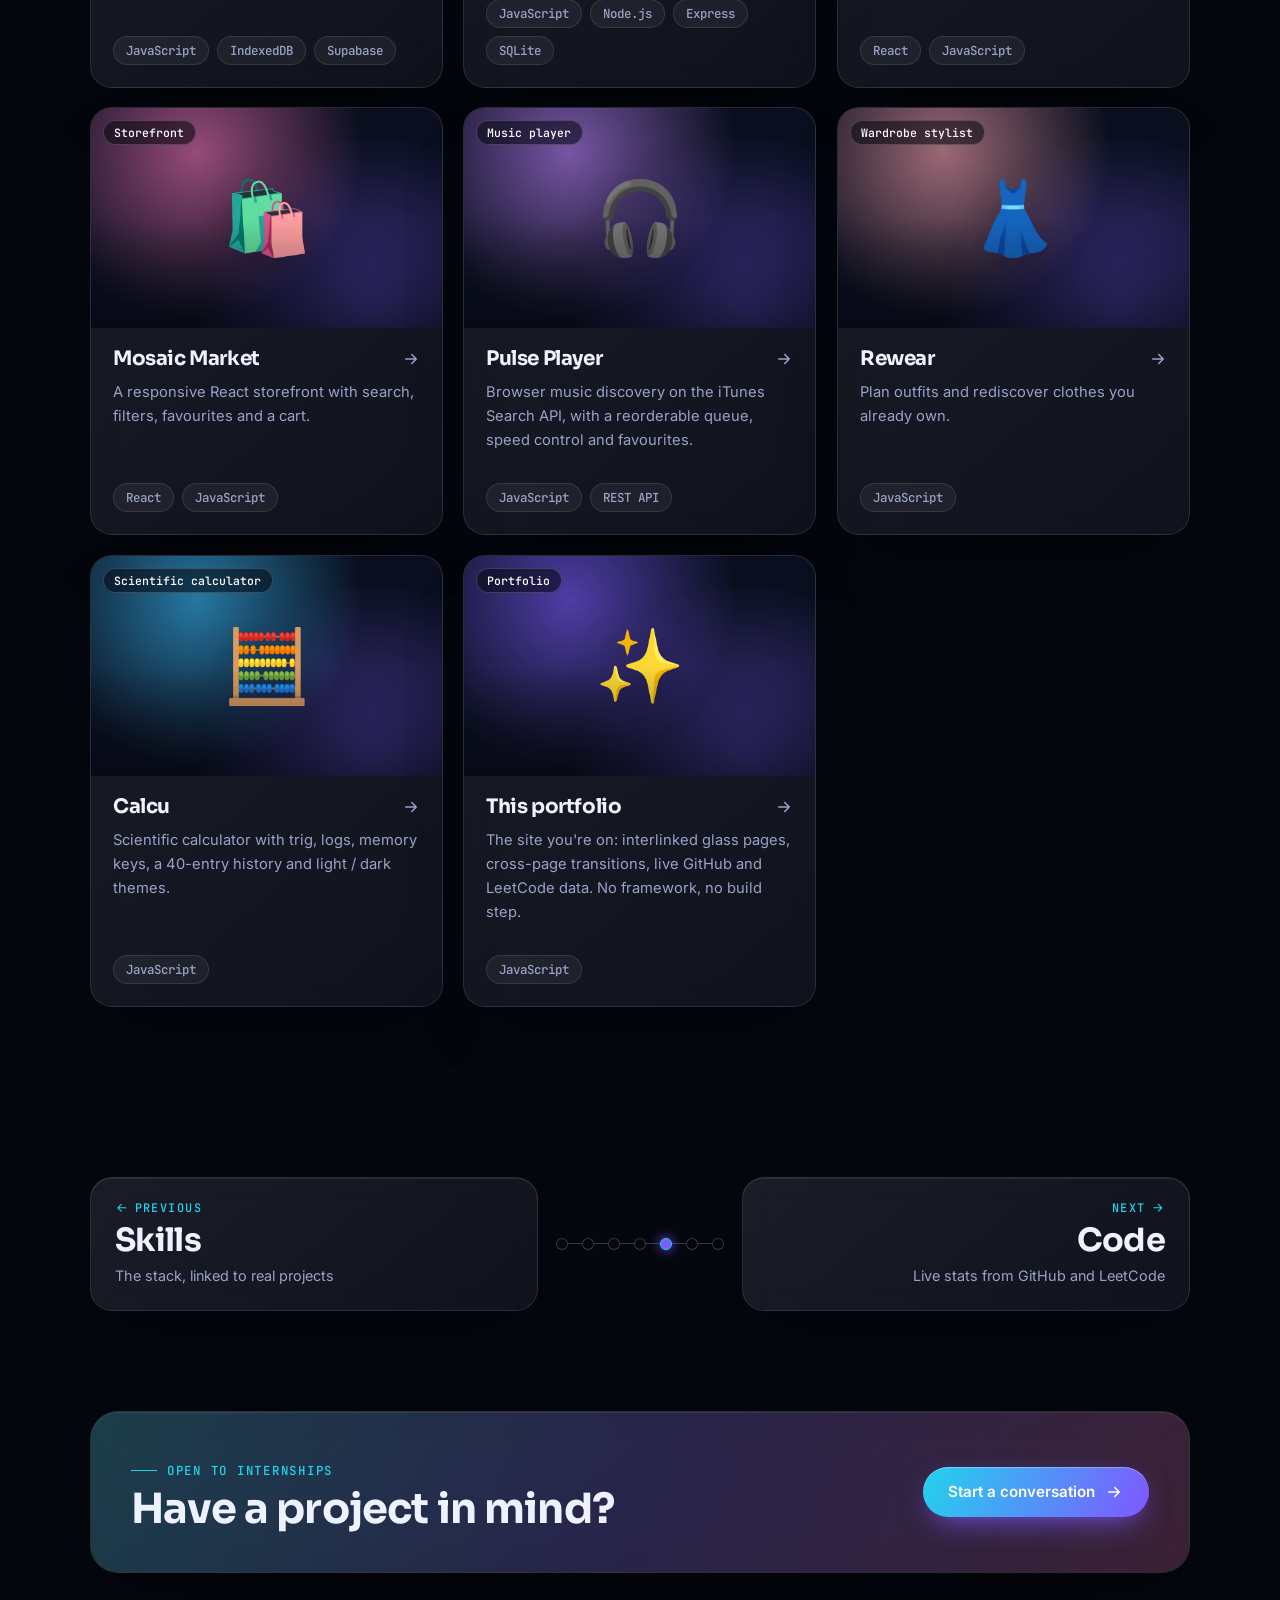
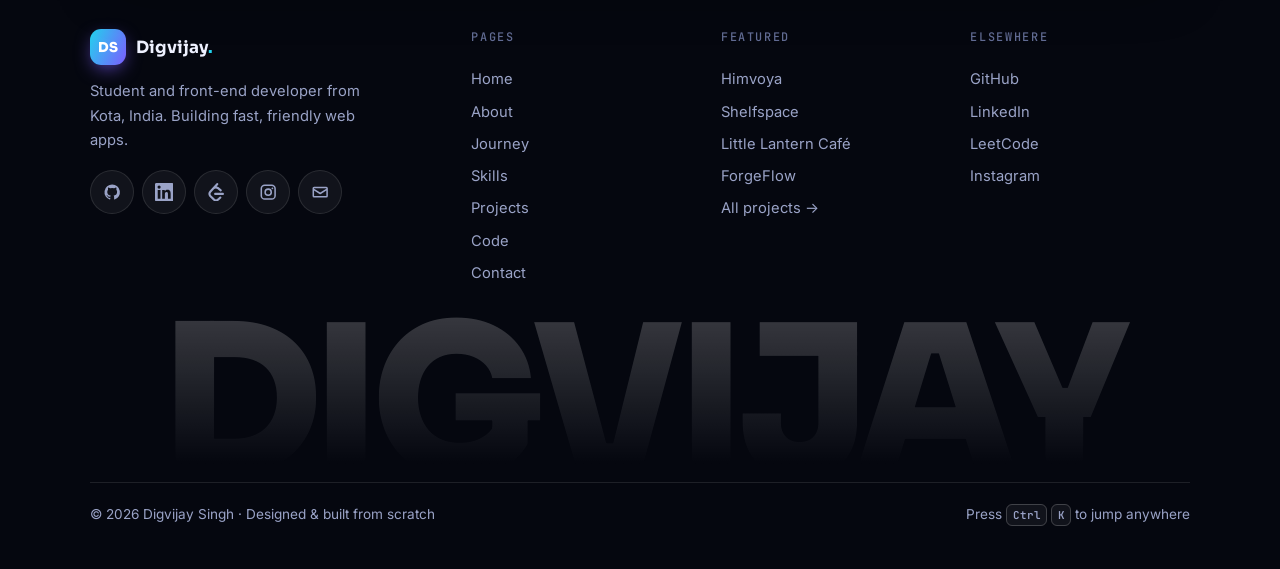
<file: projects.html>
<!doctype html>
<html lang="en" data-theme="dark">
<head>
  <meta charset="utf-8" />
  <meta name="viewport" content="width=device-width, initial-scale=1" />
  <title>Projects — Digvijay Singh</title>
  <meta name="description" content="Projects by Digvijay Singh: Himvoya, Shelfspace, Little Lantern Café, ForgeFlow, an online bookstore, Terra Trust (SIH 2026) and more." />
  <meta name="theme-color" content="#05070f" />
  <link rel="icon" href="assets/favicon.svg" type="image/svg+xml" />
  <link rel="preconnect" href="https://fonts.googleapis.com" />
  <link rel="preconnect" href="https://fonts.gstatic.com" crossorigin />
  <link href="https://fonts.googleapis.com/css2?family=Inter:wght@400;500;600&family=JetBrains+Mono:wght@400;500;600&family=Sora:wght@500;600;700;800&display=swap" rel="stylesheet" />
  <link rel="stylesheet" href="css/style.css" />
  <script>document.documentElement.classList.add("js"); try { const t = localStorage.getItem("theme"); if (t) document.documentElement.dataset.theme = t; } catch (e) {}</script>
  <script src="js/data.js"></script>
  <script src="js/components.js"></script>
</head>
<body data-page="projects" id="top">
  <site-bg></site-bg>
  <site-header></site-header>

  <main id="main">
    <section class="page-hero wrap">
      <span class="page-num" aria-hidden="true">04</span>
      <nav class="crumbs" aria-label="Breadcrumb" data-reveal><a href="index.html">Home</a><svg class="ico"><use href="assets/icons.svg#i-arrow"/></svg><span>Projects</span></nav>
      <p class="eyebrow" data-reveal>Projects</p>
      <h1 class="page-hero__title"><span class="line"><span class="split">Things I've</span></span><span class="line"><span class="split gradient-text" style="--sd:.25s">built &amp; shipped.</span></span></h1>
      <p class="page-hero__lead" data-reveal>Everything I've shipped, and every one of them is live. Open any card for its own page with the story, the stack and the links.</p>
    </section>

    <section class="wrap">
      <div class="section__head section__head--row" style="margin-bottom:32px">
        <div class="filters glass" role="tablist" aria-label="Filter projects" data-reveal>
          <span class="filters__pill" id="filterPill" aria-hidden="true"></span>
          <button role="tab" type="button" aria-selected="true" data-filter="all">All</button>
          <button role="tab" type="button" aria-selected="false" data-filter="fullstack">Full-stack</button>
          <button role="tab" type="button" aria-selected="false" data-filter="frontend">Front-end</button>
          <button role="tab" type="button" aria-selected="false" data-filter="tool">Tools</button>
        </div>
        <p class="muted" data-reveal><b id="projectCount">11</b> projects</p>
      </div>
      <p class="tech-filter" id="techFilter" hidden>
        Showing projects built with <b id="techName"></b>
        <button type="button" id="techClear">Clear <svg class="ico"><use href="assets/icons.svg#i-close"/></svg></button>
        <a class="link-arrow" href="skills.html"><span>Back to skills</span></a>
      </p>
      <div class="projects" data-projects="all"></div>
    </section>

    <div class="wrap" style="margin-top:80px"><page-bridge></page-bridge></div>
  </main>

  <site-footer></site-footer>
  <command-palette></command-palette>
  <script src="js/main.js" defer></script>
</body>
</html>
</file>
<file: css/style.css>
/* =========================================================
   Digvijay Singh — portfolio
   Glass design system shared by every page
   ========================================================= */

@view-transition { navigation: auto; }

:root {
  --bg: #05070f;
  --bg-2: #0a0f1f;
  --text: #eef1ff;
  --muted: #9aa3c7;
  --dim: #626c94;
  --glass: rgba(255, 255, 255, 0.05);
  --glass-2: rgba(255, 255, 255, 0.09);
  --glass-hi: rgba(255, 255, 255, 0.14);
  --stroke: rgba(255, 255, 255, 0.1);
  --stroke-2: rgba(255, 255, 255, 0.2);
  --shadow: 0 30px 60px -30px rgba(0, 0, 0, 0.75);
  --a1: #7c5cff;
  --a2: #22d3ee;
  --a3: #ff5fa2;
  --ok: #34d399;
  --grad: linear-gradient(115deg, var(--a2), var(--a1) 50%, var(--a3));
  --grad-soft: linear-gradient(115deg, rgba(34, 211, 238, 0.18), rgba(124, 92, 255, 0.18) 50%, rgba(255, 95, 162, 0.18));
  --blob-o: 0.55;
  --grid-o: 0.06;
  --r: 22px;
  --r-sm: 14px;
  --ease: cubic-bezier(0.22, 1, 0.36, 1);
  --spring: cubic-bezier(0.34, 1.56, 0.64, 1);
  --f-display: "Sora", system-ui, sans-serif;
  --f-body: "Inter", system-ui, sans-serif;
  --f-mono: "JetBrains Mono", ui-monospace, monospace;
  --max: 1180px;
  --gutter: clamp(16px, 4vw, 40px);
  color-scheme: dark;
}

:root[data-theme="light"] {
  --bg: #eef1fb;
  --bg-2: #e2e7f7;
  --text: #0c1230;
  --muted: #4a5378;
  --dim: #7a83a6;
  --glass: rgba(255, 255, 255, 0.5);
  --glass-2: rgba(255, 255, 255, 0.7);
  --glass-hi: rgba(255, 255, 255, 0.9);
  --stroke: rgba(30, 40, 100, 0.1);
  --stroke-2: rgba(30, 40, 100, 0.2);
  --shadow: 0 30px 60px -34px rgba(40, 50, 120, 0.35);
  --a1: #6246ea;
  --a2: #0891b2;
  --a3: #db2777;
  --ok: #059669;
  --blob-o: 0.35;
  --grid-o: 0.08;
  color-scheme: light;
}

/* ---------- Base ---------- */
*, *::before, *::after { box-sizing: border-box; }
html { scroll-behavior: smooth; -webkit-text-size-adjust: 100%; }
html.no-scroll { overflow: hidden; }
body {
  margin: 0;
  min-height: 100vh;
  background: var(--bg);
  color: var(--text);
  font: 400 1rem/1.65 var(--f-body);
  overflow-x: hidden;
  -webkit-font-smoothing: antialiased;
  transition: background-color 0.5s var(--ease), color 0.5s var(--ease);
}
[hidden] { display: none !important; }
img { max-width: 100%; display: block; }
a { color: inherit; text-decoration: none; }
button { font: inherit; color: inherit; background: none; border: 0; cursor: pointer; padding: 0; }
h1, h2, h3, h4 { font-family: var(--f-display); line-height: 1.1; margin: 0; letter-spacing: -0.02em; }
p { margin: 0 0 1em; }
p:last-child { margin-bottom: 0; }
::selection { background: var(--a1); color: #fff; }
:focus-visible { outline: 2px solid var(--a2); outline-offset: 3px; border-radius: 8px; }
.ico { width: 1.15em; height: 1.15em; flex: none; display: inline-block; vertical-align: -0.2em; }
kbd {
  font: 600 0.68rem/1 var(--f-mono);
  padding: 0.3em 0.5em;
  border-radius: 6px;
  border: 1px solid var(--stroke-2);
  background: var(--glass);
  color: var(--muted);
}
.mono { font-family: var(--f-mono); }
.muted { color: var(--muted); }
.gradient-text {
  background: var(--grad);
  background-size: 200% auto;
  -webkit-background-clip: text;
  background-clip: text;
  color: transparent;
  animation: grad-shift 6s linear infinite;
}
@keyframes grad-shift { to { background-position: 200% center; } }
.skip {
  position: fixed; left: 16px; top: -60px; z-index: 200;
  padding: 0.6rem 1rem; border-radius: 10px; background: var(--a1); color: #fff;
}
.skip:focus { top: 16px; }

::-webkit-scrollbar { width: 10px; }
::-webkit-scrollbar-track { background: var(--bg); }
::-webkit-scrollbar-thumb { background: linear-gradient(var(--a2), var(--a1), var(--a3)); border-radius: 10px; border: 2px solid var(--bg); }

/* ---------- Glass ---------- */
.glass {
  background: linear-gradient(140deg, var(--glass-2), var(--glass));
  border: 1px solid var(--stroke);
  -webkit-backdrop-filter: blur(18px) saturate(150%);
  backdrop-filter: blur(18px) saturate(150%);
  box-shadow: inset 0 1px 0 rgba(255, 255, 255, 0.08), var(--shadow);
}
.card {
  position: relative;
  border-radius: var(--r);
  padding: clamp(20px, 2.4vw, 30px);
  overflow: hidden;
  isolation: isolate;
  transition: border-color 0.4s var(--ease), transform 0.5s var(--ease), box-shadow 0.4s var(--ease);
}
/* cursor spotlight */
[data-spot]::before {
  content: "";
  position: absolute;
  inset: 0;
  z-index: -1;
  border-radius: inherit;
  background: radial-gradient(420px circle at var(--mx, 50%) var(--my, 50%), rgba(124, 92, 255, 0.16), transparent 45%);
  opacity: 0;
  transition: opacity 0.4s;
  pointer-events: none;
}
/* glowing border that follows the cursor */
[data-spot]::after {
  content: "";
  position: absolute;
  inset: 0;
  border-radius: inherit;
  padding: 1px;
  background: radial-gradient(260px circle at var(--mx, 50%) var(--my, 50%), var(--a2), var(--a1) 40%, transparent 70%);
  -webkit-mask: linear-gradient(#000 0 0) content-box, linear-gradient(#000 0 0);
  -webkit-mask-composite: xor;
  mask-composite: exclude;
  opacity: 0;
  transition: opacity 0.4s;
  pointer-events: none;
}
[data-spot]:hover::before, [data-spot]:hover::after { opacity: 1; }
[data-tilt] { transform-style: preserve-3d; will-change: transform; }

/* ---------- Background ---------- */
site-bg { display: contents; }
.bg { position: fixed; inset: 0; z-index: -1; overflow: hidden; pointer-events: none; }
.aurora i {
  position: absolute;
  width: 46vmax;
  height: 46vmax;
  border-radius: 50%;
  filter: blur(90px);
  opacity: var(--blob-o);
  animation: drift 26s ease-in-out infinite alternate;
}
.aurora i:nth-child(1) { background: var(--a1); top: -18vmax; left: -10vmax; }
.aurora i:nth-child(2) { background: var(--a2); top: 30%; right: -18vmax; animation-duration: 32s; animation-delay: -6s; opacity: calc(var(--blob-o) * 0.7); }
.aurora i:nth-child(3) { background: var(--a3); bottom: -22vmax; left: 20%; animation-duration: 36s; animation-delay: -12s; opacity: calc(var(--blob-o) * 0.55); }
.aurora i:nth-child(4) { background: #3b82f6; top: 40%; left: -20vmax; width: 30vmax; height: 30vmax; animation-duration: 22s; opacity: calc(var(--blob-o) * 0.5); }
@keyframes drift {
  0% { transform: translate(0, 0) scale(1); }
  50% { transform: translate(8vmax, 6vmax) scale(1.15); }
  100% { transform: translate(-6vmax, 10vmax) scale(0.9); }
}
#net { position: absolute; inset: 0; width: 100%; height: 100%; }
.bg__grid {
  position: absolute;
  inset: 0;
  background-image: linear-gradient(var(--text) 1px, transparent 1px), linear-gradient(90deg, var(--text) 1px, transparent 1px);
  background-size: 64px 64px;
  opacity: var(--grid-o);
  -webkit-mask: radial-gradient(ellipse 80% 60% at 50% 0%, #000 30%, transparent 75%);
  mask: radial-gradient(ellipse 80% 60% at 50% 0%, #000 30%, transparent 75%);
}
.bg__noise {
  position: absolute;
  inset: -50%;
  opacity: 0.05;
  background-image: url("data:image/svg+xml,%3Csvg xmlns='http://www.w3.org/2000/svg' width='160' height='160'%3E%3Cfilter id='n'%3E%3CfeTurbulence type='fractalNoise' baseFrequency='.9' numOctaves='3' stitchTiles='stitch'/%3E%3C/filter%3E%3Crect width='100%25' height='100%25' filter='url(%23n)'/%3E%3C/svg%3E");
}

/* ---------- Loader (first visit only) ---------- */
.loader {
  position: fixed; inset: 0; z-index: 300;
  display: grid; place-content: center; justify-items: center; gap: 22px;
  background: var(--bg);
  transition: opacity 0.6s var(--ease), visibility 0.6s;
}
.loader.is-done { opacity: 0; visibility: hidden; }
.loader__mark { position: relative; width: 96px; height: 96px; display: grid; place-items: center; }
.loader__mark svg { position: absolute; inset: 0; transform: rotate(-90deg); }
.loader__mark circle {
  fill: none; stroke: var(--a2); stroke-width: 3; stroke-linecap: round;
  stroke-dasharray: 277; stroke-dashoffset: 277;
  animation: loader-draw 1.1s var(--ease) forwards;
}
.loader__mark span { font: 800 1.6rem var(--f-display); background: var(--grad); -webkit-background-clip: text; background-clip: text; color: transparent; }
.loader__text { font: 400 0.8rem var(--f-mono); color: var(--muted); letter-spacing: 0.1em; text-transform: uppercase; }
.loader__dots i { font-style: normal; animation: blink 1s infinite; }
.loader__dots i:nth-child(2) { animation-delay: 0.2s; }
.loader__dots i:nth-child(3) { animation-delay: 0.4s; }
@keyframes loader-draw { to { stroke-dashoffset: 0; } }
@keyframes blink { 50% { opacity: 0; } }

/* ---------- Scroll progress + cursor ---------- */
.progress {
  position: fixed; top: 0; left: 0; z-index: 150;
  height: 3px; width: 100%;
  background: var(--grad);
  transform-origin: 0 50%;
  transform: scaleX(var(--p, 0));
  box-shadow: 0 0 12px var(--a1);
}
.cursor, .cursor-dot { position: fixed; top: 0; left: 0; z-index: 400; pointer-events: none; opacity: 0; transition: opacity 0.3s; }
.has-cursor .cursor, .has-cursor .cursor-dot { opacity: 1; }
.cursor { width: 38px; height: 38px; margin: -19px 0 0 -19px; }
.cursor span {
  display: block; width: 100%; height: 100%; border-radius: 50%;
  border: 1.5px solid color-mix(in srgb, var(--a2) 70%, transparent);
  transition: transform 0.35s var(--ease), background-color 0.3s, border-color 0.3s;
}
.cursor.is-hover span { transform: scale(1.7); background: color-mix(in srgb, var(--a1) 18%, transparent); border-color: var(--a1); }
.cursor.is-down span { transform: scale(0.8); }
.cursor-dot { width: 6px; height: 6px; margin: -3px 0 0 -3px; border-radius: 50%; background: var(--a2); box-shadow: 0 0 10px var(--a2); }
@media (hover: hover) and (pointer: fine) { .has-cursor, .has-cursor a, .has-cursor button { cursor: none; } .has-cursor input, .has-cursor textarea { cursor: text; } }

/* ---------- Header ---------- */
site-header { display: block; }
.nav {
  position: fixed; top: 14px; left: 0; right: 0; z-index: 100;
  padding: 0 var(--gutter);
  view-transition-name: site-header;
  transition: transform 0.5s var(--ease);
}
.nav.is-hidden { transform: translateY(-130%); }
.nav__bar {
  max-width: var(--max); margin: 0 auto;
  display: flex; align-items: center; gap: 12px;
  padding: 8px 8px 8px 14px;
  border-radius: 999px;
  transition: background 0.4s, box-shadow 0.4s;
}
.nav.is-scrolled .nav__bar { background: linear-gradient(140deg, var(--glass-hi), var(--glass-2)); }
.nav__logo { display: inline-flex; align-items: center; gap: 10px; font: 700 1.05rem var(--f-display); }
.logo-mark {
  display: grid; place-items: center;
  width: 36px; height: 36px; border-radius: 11px;
  background: var(--grad); background-size: 200% 200%;
  color: #fff; font: 800 0.85rem var(--f-display); letter-spacing: 0;
  box-shadow: 0 6px 20px -6px var(--a1);
  animation: grad-shift 6s linear infinite;
  transition: transform 0.5s var(--spring);
}
.nav__logo:hover .logo-mark { transform: rotate(-10deg) scale(1.08); }
.nav__name b { color: var(--a2); }
.nav__links { position: relative; display: flex; gap: 2px; margin: 0 auto; }
.nav__links a {
  position: relative; z-index: 1;
  padding: 0.5rem 0.95rem;
  border-radius: 999px;
  font-size: 0.9rem; font-weight: 500; color: var(--muted);
  transition: color 0.3s;
}
.nav__links a:hover, .nav__links a[aria-current="page"] { color: var(--text); }
.nav__pill {
  position: absolute; top: 0; left: 0; height: 100%;
  border-radius: 999px;
  background: var(--glass-hi);
  border: 1px solid var(--stroke-2);
  box-shadow: 0 0 20px -6px var(--a1);
  transition: transform 0.5s var(--spring), width 0.5s var(--spring), opacity 0.3s;
  opacity: 0;
}
.nav__actions { display: flex; align-items: center; gap: 6px; }
.icon-btn {
  display: inline-grid; place-items: center; grid-auto-flow: column; gap: 8px;
  height: 40px; min-width: 40px; padding: 0 10px;
  border-radius: 999px;
  border: 1px solid var(--stroke);
  background: var(--glass);
  color: var(--muted);
  transition: color 0.3s, border-color 0.3s, transform 0.3s var(--spring);
}
.icon-btn:hover { color: var(--text); border-color: var(--stroke-2); transform: translateY(-1px); }
.icon-btn .ico { width: 18px; height: 18px; }
.i-moon { display: none; }
[data-theme="light"] .i-sun { display: none; }
[data-theme="light"] .i-moon { display: inline-block; }
#themeBtn .ico { transition: transform 0.6s var(--spring); }
#themeBtn:hover .ico { transform: rotate(40deg); }
.burger { display: none; width: 40px; height: 40px; border-radius: 50%; border: 1px solid var(--stroke); background: var(--glass); position: relative; }
.burger span { position: absolute; left: 12px; right: 12px; height: 2px; border-radius: 2px; background: var(--text); transition: transform 0.4s var(--ease), top 0.4s var(--ease); }
.burger span:first-child { top: 15px; }
.burger span:last-child { top: 23px; }
.menu-open .burger span:first-child { top: 19px; transform: rotate(45deg); }
.menu-open .burger span:last-child { top: 19px; transform: rotate(-45deg); }

.mobile-menu {
  position: fixed; inset: 0; z-index: 90;
  display: flex; flex-direction: column; justify-content: center; gap: 32px;
  padding: 100px var(--gutter) 40px;
  background: color-mix(in srgb, var(--bg) 82%, transparent);
  -webkit-backdrop-filter: blur(24px);
  backdrop-filter: blur(24px);
  clip-path: circle(0 at calc(100% - 44px) 36px);
  visibility: hidden;
  transition: clip-path 0.7s var(--ease), visibility 0.7s;
}
.menu-open .mobile-menu { clip-path: circle(150% at calc(100% - 44px) 36px); visibility: visible; }
.mobile-menu nav { display: grid; gap: 4px; }
.mobile-menu nav a {
  display: grid; grid-template-columns: 36px 1fr; align-items: baseline; column-gap: 8px;
  padding: 10px 0; border-bottom: 1px solid var(--stroke);
  opacity: 0; transform: translateY(20px);
  transition: opacity 0.5s var(--ease), transform 0.5s var(--ease);
  transition-delay: calc(0.15s + var(--i) * 0.05s);
}
.menu-open .mobile-menu nav a { opacity: 1; transform: none; }
.mobile-menu small { font: 400 0.75rem var(--f-mono); color: var(--a2); }
.mobile-menu nav span { font: 700 clamp(1.6rem, 7vw, 2.2rem) var(--f-display); }
.mobile-menu nav em { grid-column: 2; font-style: normal; font-size: 0.85rem; color: var(--muted); }
.mobile-menu nav a[aria-current="page"] span { background: var(--grad); -webkit-background-clip: text; background-clip: text; color: transparent; }
.mobile-menu__social { display: flex; gap: 10px; }
.mobile-menu__social a, .footer__social a {
  display: grid; place-items: center; width: 44px; height: 44px; border-radius: 50%;
  border: 1px solid var(--stroke); background: var(--glass); color: var(--muted);
  transition: color 0.3s, border-color 0.3s, transform 0.3s var(--spring);
}
.mobile-menu__social a:hover, .footer__social a:hover { color: var(--text); border-color: var(--a1); transform: translateY(-3px); }

/* ---------- Buttons ---------- */
.btn {
  position: relative;
  display: inline-flex; align-items: center; justify-content: center; gap: 10px;
  padding: 0.95rem 1.6rem;
  border-radius: 999px;
  font: 600 0.95rem var(--f-body);
  white-space: nowrap;
  overflow: hidden;
  isolation: isolate;
  transition: transform 0.4s var(--spring), box-shadow 0.4s var(--ease), border-color 0.3s, background-color 0.3s;
}
.btn .ico { width: 18px; height: 18px; transition: transform 0.4s var(--spring); }
.btn:hover .ico { transform: translateX(4px); }
.btn--primary {
  color: #fff;
  background: var(--grad);
  background-size: 200% auto;
  box-shadow: 0 10px 30px -10px var(--a1), inset 0 1px 0 rgba(255, 255, 255, 0.3);
  animation: grad-shift 5s linear infinite;
}
.btn--primary::before {
  content: ""; position: absolute; inset: 0; z-index: -1;
  background: linear-gradient(110deg, transparent 30%, rgba(255, 255, 255, 0.45) 50%, transparent 70%);
  transform: translateX(-120%);
  transition: transform 0.8s var(--ease);
}
.btn--primary:hover::before { transform: translateX(120%); }
.btn--primary:hover { box-shadow: 0 16px 40px -10px var(--a1), 0 0 0 4px color-mix(in srgb, var(--a1) 18%, transparent); }
.btn--glass {
  color: var(--text);
  background: var(--glass);
  border: 1px solid var(--stroke-2);
  -webkit-backdrop-filter: blur(12px);
  backdrop-filter: blur(12px);
}
.btn--glass::after {
  content: ""; position: absolute; inset: -1px; border-radius: inherit; padding: 1px; z-index: -1;
  background: var(--grad);
  -webkit-mask: linear-gradient(#000 0 0) content-box, linear-gradient(#000 0 0);
  -webkit-mask-composite: xor;
  mask-composite: exclude;
  opacity: 0; transition: opacity 0.4s;
}
.btn--glass:hover { background: var(--glass-2); }
.btn--glass:hover::after { opacity: 1; }
.btn--sm { padding: 0.62rem 1.1rem; font-size: 0.86rem; }
.btn--block { width: 100%; }
.ripple {
  position: absolute; border-radius: 50%; pointer-events: none;
  background: rgba(255, 255, 255, 0.45);
  transform: scale(0);
  animation: ripple 0.7s var(--ease) forwards;
}
@keyframes ripple { to { transform: scale(4); opacity: 0; } }

.chip {
  display: inline-flex; align-items: center; gap: 10px;
  padding: 0.45rem 0.95rem 0.45rem 0.75rem;
  border-radius: 999px;
  font-size: 0.82rem; font-weight: 500; color: var(--muted);
  border: 1px solid var(--stroke);
  background: var(--glass);
  -webkit-backdrop-filter: blur(10px);
  backdrop-filter: blur(10px);
}
.pulse { position: relative; display: inline-block; width: 8px; height: 8px; border-radius: 50%; background: var(--ok); flex: none; }
.pulse::after { content: ""; position: absolute; inset: 0; border-radius: 50%; background: var(--ok); animation: ping 1.8s var(--ease) infinite; }
@keyframes ping { 75%, 100% { transform: scale(2.8); opacity: 0; } }
.tags { display: flex; flex-wrap: wrap; gap: 8px; }
.tags span, .tags a {
  padding: 0.3rem 0.75rem; border-radius: 999px;
  font: 500 0.78rem var(--f-mono);
  color: var(--muted);
  border: 1px solid var(--stroke);
  background: var(--glass);
  transition: color 0.3s, border-color 0.3s, background-color 0.3s;
}
.tags a:hover { color: var(--text); border-color: var(--a1); background: color-mix(in srgb, var(--a1) 14%, transparent); }
.link-arrow { display: inline-flex; align-items: center; gap: 8px; font-weight: 600; color: var(--text); }
.link-arrow .ico { transition: transform 0.4s var(--spring); color: var(--a2); }
.link-arrow:hover .ico { transform: translateX(5px); }
.link-arrow span { background: linear-gradient(var(--a2), var(--a2)) 0 100% / 0 1px no-repeat; transition: background-size 0.4s var(--ease); }
.link-arrow:hover span { background-size: 100% 1px; }

[data-tip] { position: relative; }
[data-tip]::after {
  content: attr(data-tip);
  position: absolute; left: 50%; bottom: calc(100% + 10px);
  padding: 0.3rem 0.6rem; border-radius: 8px;
  font: 500 0.72rem var(--f-body); white-space: nowrap;
  background: var(--text); color: var(--bg);
  transform: translate(-50%, 6px); opacity: 0; pointer-events: none;
  transition: opacity 0.25s, transform 0.25s var(--ease);
}
[data-tip]:hover::after, [data-tip]:focus-visible::after { opacity: 1; transform: translate(-50%, 0); }

/* ---------- Layout ---------- */
/* the spinning orbit's rotated box would otherwise widen the page on phones */
main { display: block; overflow-x: clip; }
.wrap { max-width: var(--max); margin: 0 auto; padding: 0 var(--gutter); }
.section { padding-block: clamp(60px, 9vw, 110px); }
.section--tight { padding-top: 0; }
.eyebrow {
  display: inline-flex; align-items: center; gap: 10px;
  margin-bottom: 14px;
  font: 500 0.78rem var(--f-mono); letter-spacing: 0.14em; text-transform: uppercase;
  color: var(--a2);
}
.eyebrow::before { content: ""; width: 26px; height: 1px; background: currentColor; }
.section__head { margin-bottom: clamp(32px, 5vw, 56px); max-width: 760px; }
.section__head--row { max-width: none; display: flex; align-items: flex-end; justify-content: space-between; gap: 24px; flex-wrap: wrap; }
.section__title { font-size: clamp(2rem, 4.6vw, 3.4rem); font-weight: 700; }
.section__lead { margin-top: 16px; font-size: 1.08rem; color: var(--muted); max-width: 620px; }

/* Page hero for inner pages */
.page-hero { padding-top: clamp(130px, 18vw, 180px); padding-bottom: clamp(40px, 6vw, 70px); position: relative; }
.crumbs { display: flex; align-items: center; gap: 8px; margin-bottom: 26px; font: 400 0.8rem var(--f-mono); color: var(--dim); }
.crumbs a { color: var(--muted); transition: color 0.3s; }
.crumbs a:hover { color: var(--a2); }
.crumbs .ico { width: 14px; height: 14px; }
.page-hero__title { font-size: clamp(2.6rem, 8vw, 5.6rem); font-weight: 800; letter-spacing: -0.04em; view-transition-name: page-title; }
.page-hero__lead { margin-top: 22px; max-width: 640px; font-size: clamp(1rem, 1.6vw, 1.18rem); color: var(--muted); }
.page-hero__meta { display: flex; flex-wrap: wrap; gap: 10px; margin-top: 28px; }
.page-num {
  position: absolute; right: var(--gutter); top: clamp(110px, 14vw, 150px);
  font: 800 clamp(6rem, 18vw, 14rem)/1 var(--f-display);
  color: transparent; -webkit-text-stroke: 1px var(--stroke-2);
  pointer-events: none; user-select: none;
  opacity: 0.6;
}

/* ---------- Reveal animations ---------- */
.js [data-reveal] {
  opacity: 0;
  transform: translateY(34px);
  filter: blur(8px);
  transition: opacity 0.9s var(--ease), transform 0.9s var(--ease), filter 0.9s var(--ease);
  transition-delay: var(--d, 0s);
}
.js [data-reveal="zoom"] { transform: scale(0.9); }
.js [data-reveal="left"] { transform: translateX(-40px); }
.js [data-reveal="right"] { transform: translateX(40px); }
.js [data-reveal].is-in { opacity: 1; transform: none; filter: none; }
/* split headline letters */
.split .ch {
  display: inline-block;
  transform: translateY(110%) rotate(8deg);
  opacity: 0;
  transition: transform 0.9s var(--spring), opacity 0.6s var(--ease);
  transition-delay: calc(var(--ci) * 0.035s + var(--sd, 0s));
}
.split.is-in .ch { transform: none; opacity: 1; }
.split.gradient-text .ch {
  background: var(--grad);
  background-size: 200% auto;
  -webkit-background-clip: text;
  background-clip: text;
  color: transparent;
  animation: grad-shift 6s linear infinite;
  padding-right: 0.04em;
}
.line { display: block; overflow: hidden; padding-bottom: 0.08em; }

/* ---------- Home hero ---------- */
.hero {
  min-height: 100vh; min-height: 100svh;
  display: grid; grid-template-columns: 1.1fr 0.9fr; align-items: center; gap: 40px;
  padding-top: 110px; padding-bottom: 60px;
  position: relative;
}
.hero__title { font-size: clamp(3rem, 9vw, 6.6rem); font-weight: 800; letter-spacing: -0.045em; line-height: 0.98; margin: 24px 0 22px; }
.hero__hi { display: block; font: 500 clamp(1rem, 2vw, 1.25rem)/1.4 var(--f-body); letter-spacing: 0; color: var(--muted); margin-bottom: 10px; }
.hero__role { font: 500 clamp(1rem, 2vw, 1.25rem) var(--f-mono); color: var(--text); min-height: 1.6em; margin-bottom: 18px; }
.hero__role .mono { color: var(--a2); }
.caret { display: inline-block; width: 2px; height: 1.1em; margin-left: 3px; vertical-align: -0.15em; background: var(--a3); animation: blink 0.9s steps(1) infinite; }
.hero__lead { font-size: clamp(1rem, 1.5vw, 1.12rem); color: var(--muted); max-width: 560px; }
.hero__lead strong { color: var(--text); font-weight: 600; }
.hero__cta { display: flex; flex-wrap: wrap; gap: 12px; margin: 30px 0 28px; }
.hero__social { display: flex; gap: 10px; list-style: none; margin: 0; padding: 0; }
.hero__social a {
  display: grid; place-items: center; width: 44px; height: 44px; border-radius: 50%;
  border: 1px solid var(--stroke); background: var(--glass); color: var(--muted);
  -webkit-backdrop-filter: blur(10px); backdrop-filter: blur(10px);
  transition: color 0.3s, border-color 0.3s, transform 0.4s var(--spring), box-shadow 0.3s;
}
.hero__social a:hover { color: var(--text); border-color: var(--a1); transform: translateY(-4px); box-shadow: 0 10px 24px -10px var(--a1); }

.hero__visual { position: relative; display: grid; place-items: center; aspect-ratio: 1; max-width: 520px; width: 100%; justify-self: center; }
.orbit { position: relative; width: 100%; aspect-ratio: 1; display: grid; place-items: center; container-type: inline-size; }
.orbit__ring {
  position: absolute; border-radius: 50%;
  border: 1px dashed var(--stroke-2);
  animation: spin 40s linear infinite;
}
.orbit__ring--outer { inset: 2%; }
.orbit__ring--inner { inset: 20%; animation-duration: 28s; animation-direction: reverse; }
.orb {
  position: absolute; top: 50%; left: 50%;
  width: 46px; height: 46px; margin: -23px;
  transform: rotate(var(--a)) translate(var(--rad)) rotate(calc(-1 * var(--a)));
}
.orb img {
  width: 100%; height: 100%; border-radius: 12px;
  filter: drop-shadow(0 8px 16px rgba(0, 0, 0, 0.4));
  animation: spin 40s linear infinite reverse;
}
.orbit__ring--outer .orb { --rad: 48cqw; }
.orbit__ring--inner .orb { --rad: 30cqw; width: 40px; height: 40px; margin: -20px; }
.orbit__ring--inner .orb img { animation-duration: 28s; animation-direction: normal; }
@keyframes spin { to { transform: rotate(360deg); } }
.avatar { position: relative; width: 42%; aspect-ratio: 1; }
.avatar img { position: relative; width: 100%; height: 100%; border-radius: 50%; object-fit: cover; border: 4px solid var(--bg); }
.avatar__ring {
  position: absolute; inset: -6px; border-radius: 50%;
  background: conic-gradient(from 0deg, var(--a2), var(--a1), var(--a3), var(--a2));
  animation: spin 6s linear infinite;
  filter: drop-shadow(0 0 24px color-mix(in srgb, var(--a1) 60%, transparent));
}
.avatar::after {
  content: "👋"; position: absolute; right: 2%; bottom: 6%;
  display: grid; place-items: center; width: 22%; aspect-ratio: 1; border-radius: 50%;
  font-size: clamp(1rem, 2.2vw, 1.5rem);
  background: var(--glass-hi); border: 1px solid var(--stroke-2);
  -webkit-backdrop-filter: blur(10px); backdrop-filter: blur(10px);
  animation: wave 2.6s ease-in-out infinite;
  transform-origin: 70% 70%;
}
@keyframes wave { 0%, 60%, 100% { transform: rotate(0); } 10%, 30% { transform: rotate(16deg); } 20%, 40% { transform: rotate(-8deg); } }
.float-card {
  position: absolute; z-index: 2;
  display: flex; align-items: center; gap: 12px;
  padding: 10px 16px 10px 10px;
  border-radius: 16px;
  animation: float 6s ease-in-out infinite;
  transition: border-color 0.3s;
}
.float-card:hover { border-color: var(--stroke-2); }
.float-card b { display: block; font: 700 1.15rem var(--f-display); }
.float-card small { color: var(--muted); font-size: 0.76rem; }
.float-card--a { top: 8%; left: -4%; }
.float-card--b { bottom: 12%; left: -8%; animation-delay: -2s; }
.float-card--c { top: 44%; right: -6%; animation-delay: -4s; }
.float-card__icon {
  display: grid; place-items: center; width: 40px; height: 40px; border-radius: 12px; flex: none;
  color: var(--c); background: color-mix(in srgb, var(--c) 16%, transparent);
  border: 1px solid color-mix(in srgb, var(--c) 30%, transparent);
}
.float-card__icon .ico { width: 20px; height: 20px; }
@keyframes float { 50% { translate: 0 -14px; } }
.scroll-cue {
  position: absolute; left: 50%; bottom: 24px; transform: translateX(-50%);
  display: flex; flex-direction: column; align-items: center; gap: 10px;
  font: 400 0.7rem var(--f-mono); letter-spacing: 0.16em; text-transform: uppercase; color: var(--dim);
}
.scroll-cue__mouse { width: 24px; height: 38px; border-radius: 14px; border: 1.5px solid var(--stroke-2); display: grid; justify-items: center; padding-top: 7px; }
.scroll-cue__mouse i { width: 3px; height: 8px; border-radius: 3px; background: var(--a2); animation: scroll-wheel 1.8s var(--ease) infinite; }
@keyframes scroll-wheel { 0% { transform: translateY(0); opacity: 1; } 100% { transform: translateY(12px); opacity: 0; } }

/* ---------- Home: hub of interconnected pages ---------- */
.hub { position: relative; display: grid; grid-template-columns: repeat(6, 1fr); grid-auto-rows: minmax(150px, auto); gap: 30px; }
.hub__links { position: absolute; inset: 0; width: 100%; height: 100%; pointer-events: none; overflow: visible; z-index: 0; }
.hub__links path { fill: none; stroke: url(#hubGrad); stroke-width: 2; stroke-dasharray: 5 7; opacity: 0.9; animation: dash 18s linear infinite; }
.hub__links circle { fill: #fff; filter: drop-shadow(0 0 6px var(--a2)) drop-shadow(0 0 12px var(--a1)); }
@keyframes dash { to { stroke-dashoffset: -220; } }
.hub-card { display: flex; flex-direction: column; gap: 10px; z-index: 1; min-height: 100%; }
.hub-card__top { display: flex; align-items: center; justify-content: space-between; gap: 12px; }
.hub-card__num { font: 400 0.75rem var(--f-mono); color: var(--dim); }
.hub-card h3 { font-size: 1.35rem; }
.hub-card p { color: var(--muted); font-size: 0.94rem; }
.hub-card .link-arrow { margin-top: auto; padding-top: 6px; }
.hub-card__go {
  display: grid; place-items: center; width: 38px; height: 38px; border-radius: 50%;
  border: 1px solid var(--stroke); color: var(--muted);
  transition: transform 0.5s var(--spring), color 0.3s, background-color 0.3s, border-color 0.3s;
}
.hub-card:hover .hub-card__go { transform: rotate(-45deg); color: #fff; background: var(--a1); border-color: var(--a1); }
.hub-card--about, .hub-card--journey, .hub-card--skills { grid-column: span 2; }
.hub-card--projects { grid-column: span 4; grid-row: span 2; }
.hub-card--code { grid-column: span 2; }
.hub-card--contact { grid-column: span 2; }
.mini-icons { display: flex; flex-wrap: wrap; gap: 8px; }
.mini-icons img { width: 36px; height: 36px; border-radius: 9px; transition: transform 0.4s var(--spring); }
.hub-card:hover .mini-icons img { transform: translateY(-4px); }
.hub-card:hover .mini-icons img:nth-child(2n) { transform: translateY(-7px) rotate(-6deg); }
.stack-preview { position: relative; flex: 1; min-height: 240px; margin: 8px 0 4px; perspective: 1000px; }
.hub-card .link-arrow { position: relative; z-index: 3; }
.stack-preview img {
  position: absolute; width: 58%; border-radius: 14px;
  border: 1px solid var(--stroke-2); box-shadow: 0 20px 40px -20px rgba(0, 0, 0, 0.7);
  transition: transform 0.7s var(--ease);
}
.stack-preview img:nth-child(1) { left: 0; top: 10%; transform: rotate(-6deg); }
.stack-preview img:nth-child(2) { left: 14%; top: 4%; transform: rotate(2deg); z-index: 1; }
.stack-preview img:nth-child(3) { right: 0; top: 16%; transform: rotate(7deg); z-index: 2; }
.hub-card--projects:hover .stack-preview img:nth-child(1) { transform: rotate(-12deg) translate(-16px, 8px); }
.hub-card--projects:hover .stack-preview img:nth-child(2) { transform: rotate(0) translateY(-14px); }
.hub-card--projects:hover .stack-preview img:nth-child(3) { transform: rotate(12deg) translate(16px, 8px); }
.mini-ring { display: flex; align-items: center; gap: 14px; }
.mini-ring svg { width: 64px; height: 64px; transform: rotate(-90deg); }
.mini-ring circle { fill: none; stroke-width: 8; }
.mini-ring b { font: 700 1.6rem var(--f-display); display: block; line-height: 1; }

/* ---------- Bento (about) ---------- */
.bento { display: grid; grid-template-columns: repeat(6, 1fr); gap: 18px; }
.bento__bio { grid-column: span 4; grid-row: span 2; }
.bento__bio h3 { font-size: 1.6rem; margin-bottom: 16px; }
.bento__bio p { color: var(--muted); font-size: 1.02rem; }
.bento__bio strong { color: var(--text); }
.bento__links { display: flex; flex-wrap: wrap; gap: 22px; margin-top: 22px; }
.bento__place { grid-column: span 2; }
.bento__now { grid-column: span 2; }
.bento__stats { grid-column: span 6; display: grid; grid-template-columns: repeat(4, 1fr); gap: 12px; }
.bento__learn { grid-column: span 3; }
.bento__quote { grid-column: span 3; }
.card__label { display: flex; align-items: center; gap: 8px; margin-bottom: 12px; font: 500 0.74rem var(--f-mono); letter-spacing: 0.12em; text-transform: uppercase; color: var(--dim); }
.card__label .ico { width: 14px; height: 14px; color: var(--a2); }
.place__map {
  position: absolute; inset: 0; z-index: -2; opacity: 0.5;
  background:
    radial-gradient(circle at 70% 40%, color-mix(in srgb, var(--a2) 30%, transparent), transparent 40%),
    repeating-linear-gradient(0deg, var(--stroke) 0 1px, transparent 1px 22px),
    repeating-linear-gradient(90deg, var(--stroke) 0 1px, transparent 1px 22px);
}
.place__ping { position: absolute; left: 70%; top: 40%; width: 12px; height: 12px; margin: -6px; border-radius: 50%; background: var(--a2); box-shadow: 0 0 0 0 var(--a2); animation: radar 2.2s var(--ease) infinite; }
@keyframes radar { 0% { box-shadow: 0 0 0 0 color-mix(in srgb, var(--a2) 60%, transparent); } 100% { box-shadow: 0 0 0 36px transparent; } }
.bento__place h3 { font-size: 1.4rem; margin-bottom: 8px; }
.now-list { list-style: none; margin: 0; padding: 0; display: grid; gap: 10px; }
.now-list li { padding-left: 16px; position: relative; color: var(--muted); font-size: 0.95rem; }
.now-list li::before { content: ""; position: absolute; left: 0; top: 0.6em; width: 6px; height: 6px; border-radius: 50%; background: var(--grad); }
.now-list b { color: var(--text); font-weight: 600; }
.now-list a { color: var(--a2); }
.stat { text-align: center; padding: 10px; border-radius: var(--r-sm); }
.stat b { display: block; font: 800 clamp(2rem, 4vw, 2.8rem)/1 var(--f-display); background: var(--grad); -webkit-background-clip: text; background-clip: text; color: transparent; }
.stat span { font-size: 0.85rem; color: var(--muted); }
.quote { font: 600 clamp(1.25rem, 2.2vw, 1.6rem)/1.3 var(--f-display); margin-bottom: 12px; }

/* ---------- Timeline ---------- */
.timeline { position: relative; list-style: none; margin: 0; padding: 0; display: grid; gap: 28px; }
.timeline__line { position: absolute; left: 50%; top: 0; bottom: 0; width: 2px; margin-left: -1px; background: var(--stroke); border-radius: 2px; }
.timeline__line span { display: block; width: 100%; height: 100%; background: linear-gradient(var(--a2), var(--a1), var(--a3)); transform-origin: top; transform: scaleY(var(--tp, 0)); box-shadow: 0 0 14px var(--a1); }
.tl { position: relative; display: grid; grid-template-columns: 1fr 1fr; gap: 60px; }
.tl + .tl { margin-top: -64px; }
.tl__dot {
  position: absolute; left: 50%; top: 28px; width: 18px; height: 18px; margin-left: -9px; z-index: 1;
  border-radius: 50%; background: var(--bg); border: 2px solid var(--stroke-2);
  transition: border-color 0.5s, box-shadow 0.5s, background-color 0.5s;
}
.tl.is-lit .tl__dot { border-color: var(--a2); background: var(--a1); box-shadow: 0 0 0 6px color-mix(in srgb, var(--a1) 20%, transparent), 0 0 20px var(--a1); }
.tl__card { grid-column: 1; border-radius: var(--r); padding: 24px; position: relative; overflow: hidden; isolation: isolate; }
.tl:nth-child(odd) .tl__card { grid-column: 2; }
.tl__when { font: 500 0.75rem var(--f-mono); letter-spacing: 0.12em; text-transform: uppercase; color: var(--a2); display: flex; align-items: center; gap: 8px; margin-bottom: 8px; }
.tl__card h3 { font-size: 1.25rem; margin-bottom: 8px; }
.tl__card p { color: var(--muted); font-size: 0.95rem; }
.tl__card a { color: var(--a2); border-bottom: 1px solid transparent; transition: border-color 0.3s; }
.tl__card a:hover { border-color: currentColor; }

/* ---------- Skills ---------- */
.skills { display: grid; grid-template-columns: repeat(2, 1fr); gap: 18px; }
.skill-group header { display: flex; align-items: center; gap: 14px; margin-bottom: 22px; }
.skill-group__num { font: 400 0.75rem var(--f-mono); color: var(--c); padding: 0.25rem 0.55rem; border-radius: 8px; border: 1px solid color-mix(in srgb, var(--c) 40%, transparent); }
.skill-group h2, .skill-group h3 { font-size: 1.3rem; }
.skill-group p.muted { margin: -10px 0 18px; font-size: 0.92rem; }
.skill-icons { display: grid; grid-template-columns: repeat(auto-fill, minmax(92px, 1fr)); gap: 12px; }
.skill {
  position: relative;
  display: grid; justify-items: center; gap: 8px;
  padding: 14px 8px 12px;
  border-radius: var(--r-sm);
  border: 1px solid var(--stroke);
  background: var(--glass);
  transition: transform 0.45s var(--spring), border-color 0.3s, background-color 0.3s;
}
.skill img { width: 44px; height: 44px; border-radius: 10px; transition: transform 0.45s var(--spring); }
.skill span { font-size: 0.8rem; color: var(--muted); }
.skill em {
  position: absolute; top: 6px; right: 6px;
  min-width: 20px; height: 20px; padding: 0 5px; border-radius: 10px;
  display: grid; place-items: center;
  font: 600 0.66rem var(--f-mono); font-style: normal;
  color: #fff; background: var(--c, var(--a1));
}
a.skill[href]:hover { transform: translateY(-6px); border-color: var(--c, var(--a1)); background: color-mix(in srgb, var(--c, var(--a1)) 10%, transparent); }
a.skill[href]:hover img { transform: scale(1.12) rotate(-6deg); }
.skill-legend { display: flex; align-items: center; gap: 10px; margin: 0 0 24px; color: var(--muted); font-size: 0.9rem; }
.skill-legend em { display: inline-grid; place-items: center; min-width: 20px; height: 20px; border-radius: 10px; background: var(--a1); color: #fff; font: 600 0.66rem var(--f-mono); font-style: normal; }
.marquee { overflow: hidden; margin-top: 18px; -webkit-mask: linear-gradient(90deg, transparent, #000 12%, #000 88%, transparent); mask: linear-gradient(90deg, transparent, #000 12%, #000 88%, transparent); }
.marquee:first-of-type { margin-top: 56px; }
.marquee__track { display: flex; gap: 14px; width: max-content; animation: marquee 34s linear infinite; }
.marquee--reverse .marquee__track { animation-direction: reverse; animation-duration: 40s; }
.marquee:hover .marquee__track { animation-play-state: paused; }
.marquee span {
  padding: 0.7rem 1.4rem; border-radius: 999px;
  font: 600 clamp(1rem, 2vw, 1.3rem) var(--f-display);
  border: 1px solid var(--stroke); background: var(--glass); white-space: nowrap;
}
.marquee--reverse span { color: transparent; -webkit-text-stroke: 1px var(--muted); background: none; }
@keyframes marquee { to { transform: translateX(calc(-50% - 7px)); } }
.learning { display: grid; grid-template-columns: repeat(3, 1fr); gap: 18px; margin-top: 18px; }
.meter { height: 6px; border-radius: 6px; background: var(--stroke); overflow: hidden; margin-top: 14px; }
.meter i { display: block; height: 100%; width: var(--w); background: var(--grad); border-radius: inherit; transform-origin: left; transform: scaleX(0); transition: transform 1.4s var(--ease) 0.2s; }
.is-in .meter i { transform: scaleX(1); }

/* ---------- Projects ---------- */
.filters { position: relative; display: inline-flex; flex-wrap: wrap; padding: 5px; border-radius: 999px; }
.filters button { position: relative; z-index: 1; padding: 0.55rem 1.1rem; border-radius: 999px; font-size: 0.88rem; font-weight: 500; color: var(--muted); transition: color 0.3s; }
.filters button[aria-selected="true"] { color: #fff; }
.filters__pill { position: absolute; top: 5px; left: 0; height: calc(100% - 10px); border-radius: 999px; background: var(--grad); box-shadow: 0 6px 20px -6px var(--a1); transition: transform 0.5s var(--spring), width 0.5s var(--spring); }
.tech-filter { display: flex; align-items: center; gap: 10px; flex-wrap: wrap; margin: -20px 0 30px; color: var(--muted); font-size: 0.92rem; }
.tech-filter[hidden] { display: none; }
.tech-filter b { color: var(--text); }
.tech-filter button { display: inline-flex; align-items: center; gap: 6px; padding: 0.3rem 0.7rem; border-radius: 999px; border: 1px solid var(--stroke-2); font-size: 0.82rem; }
.tech-filter button:hover { border-color: var(--a3); color: var(--a3); }
.projects { display: grid; grid-template-columns: repeat(3, 1fr); gap: 20px; }
.project {
  display: flex; flex-direction: column;
  border-radius: var(--r);
  overflow: hidden;
  position: relative;
  isolation: isolate;
  transition: transform 0.5s var(--ease), opacity 0.4s var(--ease), border-color 0.3s;
}
.project.is-hidden { display: none; }
.project.is-entering { animation: card-in 0.6s var(--ease) both; animation-delay: var(--d, 0s); }
@keyframes card-in { from { opacity: 0; transform: translateY(24px) scale(0.97); } }
.project__media { position: relative; aspect-ratio: 16 / 10; overflow: hidden; background: color-mix(in srgb, var(--c) 18%, var(--bg-2)); }
.project__media img { width: 100%; height: 100%; object-fit: cover; transition: transform 0.8s var(--ease); }
.project:hover .project__media img { transform: scale(1.06); }
.project__media::after { content: ""; position: absolute; inset: 0; background: linear-gradient(180deg, transparent 50%, rgba(5, 7, 15, 0.55)); }
.cover {
  width: 100%; height: 100%;
  display: grid; place-items: center;
  font-size: clamp(3rem, 6vw, 4.5rem);
  background:
    radial-gradient(circle at 30% 20%, color-mix(in srgb, var(--c) 60%, transparent), transparent 55%),
    radial-gradient(circle at 80% 90%, color-mix(in srgb, var(--a1) 45%, transparent), transparent 50%),
    var(--bg-2);
  transition: transform 0.8s var(--ease);
}
.cover span { filter: drop-shadow(0 10px 20px rgba(0, 0, 0, 0.35)); transition: transform 0.6s var(--spring); }
.project:hover .cover span { transform: scale(1.15) rotate(-8deg); }
.project__badge {
  position: absolute; top: 12px; left: 12px; z-index: 1;
  padding: 0.25rem 0.65rem; border-radius: 999px;
  font: 500 0.72rem var(--f-mono); color: #fff;
  background: rgba(5, 7, 15, 0.55); border: 1px solid rgba(255, 255, 255, 0.18);
  -webkit-backdrop-filter: blur(8px); backdrop-filter: blur(8px);
}
.project__body { display: flex; flex-direction: column; gap: 10px; padding: 20px 22px 22px; flex: 1; }
.project__body h3 { font-size: 1.25rem; display: flex; align-items: center; justify-content: space-between; gap: 10px; }
.project__body h3 .ico { color: var(--muted); width: 18px; height: 18px; transition: transform 0.4s var(--spring), color 0.3s; }
.project:hover h3 .ico { transform: translate(4px, -4px); color: var(--c); }
.project__body p { color: var(--muted); font-size: 0.92rem; }
.project__body .tags { margin-top: auto; padding-top: 6px; }
.project__link { position: absolute; inset: 0; z-index: 2; border-radius: inherit; }
.project__line { position: absolute; left: 0; right: 0; bottom: 0; height: 2px; background: var(--c); transform: scaleX(0); transform-origin: left; transition: transform 0.6s var(--ease); }
.project:hover .project__line { transform: scaleX(1); }
.projects-empty { grid-column: 1 / -1; text-align: center; padding: 50px 20px; color: var(--muted); }

/* ---------- Project detail ---------- */
.pd { display: grid; grid-template-columns: 1.4fr 0.8fr; gap: 24px; align-items: start; }
.pd__media { border-radius: var(--r); overflow: hidden; aspect-ratio: 16 / 10; border: 1px solid var(--stroke-2); box-shadow: var(--shadow); background: var(--bg-2); }
.pd__media img, .pd__media .cover { width: 100%; height: 100%; object-fit: cover; font-size: clamp(5rem, 12vw, 8rem); }
.pd__side { display: grid; gap: 18px; position: sticky; top: 100px; }
.pd__side .btn { width: 100%; }
.pd__facts { list-style: none; margin: 0; padding: 0; display: grid; gap: 12px; }
.pd__facts li { display: flex; justify-content: space-between; gap: 12px; padding-bottom: 12px; border-bottom: 1px solid var(--stroke); font-size: 0.92rem; }
.pd__facts li:last-child { border: 0; padding-bottom: 0; }
.pd__facts span { color: var(--muted); }
.pd__points { list-style: none; margin: 0; padding: 0; display: grid; gap: 14px; }
.pd__points li { display: flex; gap: 12px; color: var(--muted); }
.pd__points .ico { color: var(--ok); margin-top: 3px; }
.pd__body { display: grid; gap: 18px; margin-top: 24px; }
.pd__body h2 { font-size: 1.4rem; margin-bottom: 14px; }
.pd__nav { display: grid; grid-template-columns: 1fr 1fr; gap: 18px; margin-top: 40px; }
.pd__nav a { display: flex; align-items: center; gap: 16px; padding: 16px; border-radius: var(--r); }
.pd__nav a:last-child { flex-direction: row-reverse; text-align: right; }
.pd__nav .thumb { width: 84px; aspect-ratio: 16 / 10; border-radius: 10px; overflow: hidden; flex: none; background: var(--bg-2); }
.pd__nav .thumb img, .pd__nav .thumb .cover { width: 100%; height: 100%; object-fit: cover; font-size: 1.6rem; }
.pd__nav small { display: block; font: 400 0.72rem var(--f-mono); color: var(--dim); text-transform: uppercase; letter-spacing: 0.1em; }
.pd__nav b { font-family: var(--f-display); }
.related { margin-top: 60px; }
.related h2 { font-size: 1.5rem; margin-bottom: 20px; }

/* ---------- Code page ---------- */
.code-grid { display: grid; grid-template-columns: 1.3fr 1fr; gap: 18px; }
.gh { grid-row: span 2; }
.gh__head { display: flex; align-items: center; gap: 14px; margin-bottom: 22px; flex-wrap: wrap; }
.gh__head img { width: 56px; height: 56px; border-radius: 50%; border: 2px solid var(--a1); }
.gh__head > div { flex: 1; min-width: 160px; }
.gh__head h3 { font-size: 1.2rem; }
.gh__head p { font-size: 0.88rem; margin: 2px 0 0; }
.gh__stats { display: grid; grid-template-columns: repeat(3, 1fr); gap: 12px; margin-bottom: 24px; }
.gh__stats div { padding: 14px; border-radius: var(--r-sm); background: var(--glass); border: 1px solid var(--stroke); text-align: center; }
.gh__stats b { display: block; font: 700 1.6rem var(--f-display); }
.gh__stats span { font-size: 0.8rem; color: var(--muted); }
.langbar { display: flex; height: 10px; border-radius: 10px; overflow: hidden; background: var(--stroke); margin-bottom: 14px; gap: 2px; }
.langbar i { height: 100%; background: var(--c); width: 0; transition: width 1.2s var(--ease); }
.langs { list-style: none; margin: 0 0 26px; padding: 0; display: flex; flex-wrap: wrap; gap: 8px 18px; font-size: 0.85rem; color: var(--muted); }
.langs li { display: flex; align-items: center; gap: 7px; }
.langs li::before { content: ""; width: 9px; height: 9px; border-radius: 50%; background: var(--c); }
.langs b { color: var(--text); font-weight: 600; }
.repos { list-style: none; margin: 0; padding: 0; display: grid; gap: 10px; }
.repo {
  display: grid; grid-template-columns: 1fr auto; gap: 4px 12px; align-items: center;
  padding: 14px 16px; border-radius: var(--r-sm);
  background: var(--glass); border: 1px solid var(--stroke);
  transition: border-color 0.3s, transform 0.4s var(--spring), background-color 0.3s;
}
.repo:hover { border-color: var(--a1); transform: translateX(6px); background: var(--glass-2); }
.repo b { font-family: var(--f-display); font-size: 0.98rem; overflow: hidden; text-overflow: ellipsis; white-space: nowrap; }
.repo small { grid-column: 1; color: var(--muted); font-size: 0.82rem; overflow: hidden; text-overflow: ellipsis; white-space: nowrap; }
.repo em { grid-column: 2; grid-row: 1 / span 2; font: 400 0.72rem var(--f-mono); font-style: normal; color: var(--dim); text-align: right; }
.repo em span { display: block; color: var(--c, var(--muted)); }
.lc__head { display: flex; align-items: center; gap: 14px; margin-bottom: 20px; }
.lc__head h3 { font-size: 1.2rem; }
.lc__head p { font-size: 0.86rem; margin: 2px 0 0; }
.lc__body { display: grid; grid-template-columns: auto 1fr; align-items: center; gap: 26px; margin-bottom: 20px; }
.ring { position: relative; width: 160px; aspect-ratio: 1; }
.ring svg { width: 100%; height: 100%; transform: rotate(-90deg); }
.ring circle { fill: none; stroke-width: 10; stroke-linecap: round; }
.ring__bg { stroke: var(--stroke); }
.ring__seg { stroke-dasharray: 0 314.16; transition: stroke-dasharray 1.4s var(--ease), stroke-dashoffset 1.4s var(--ease); }
.ring__seg--easy { stroke: #2dd4bf; }
.ring__seg--med { stroke: #fbbf24; }
.ring__seg--hard { stroke: #f43f5e; }
.ring__center { position: absolute; inset: 0; display: grid; place-content: center; text-align: center; }
.ring__center b { font: 800 2.4rem/1 var(--f-display); }
.ring__center span { font-size: 0.8rem; color: var(--muted); }
.lc__levels { list-style: none; margin: 0; padding: 0; display: grid; gap: 14px; }
.lc__levels li { display: grid; grid-template-columns: 1fr auto; gap: 6px; font-size: 0.9rem; }
.lc__levels span { color: var(--muted); }
.lc__levels b { font-family: var(--f-display); }
.lc__levels i { grid-column: 1 / -1; height: 6px; border-radius: 6px; background: var(--stroke); overflow: hidden; }
.lc__levels em { display: block; height: 100%; width: 0; border-radius: inherit; background: var(--c); transition: width 1.3s var(--ease); }
.lc__note { font-size: 0.9rem; margin-bottom: 18px; }
.contrib img { width: 100%; border-radius: 10px; padding: 12px; background: rgba(255, 255, 255, 0.94); }
.contrib__fallback { color: var(--muted); font-size: 0.92rem; }
.code-cards { display: grid; gap: 14px; align-content: start; }
.code-cards .card { display: grid; grid-template-columns: auto 1fr; column-gap: 14px; align-items: center; padding: 18px 20px; }
.code-cards .card .float-card__icon { grid-row: span 2; }
.code-cards .card h3 { margin: 0 0 2px !important; }
.code-cards .card h3 { font-size: 1.05rem; }
.code-cards .card p { color: var(--muted); font-size: 0.92rem; }

/* ---------- Contact ---------- */
.contact__grid { display: grid; grid-template-columns: 1.2fr 1fr; gap: 20px; align-items: start; }
.form { display: grid; gap: 18px; }
.field { position: relative; }
.field > input, .field > textarea {
  width: 100%;
  padding: 1.35rem 1rem 0.55rem;
  border-radius: var(--r-sm);
  border: 1px solid var(--stroke);
  background: var(--glass);
  color: var(--text);
  font: inherit;
  resize: vertical;
  transition: border-color 0.3s, box-shadow 0.3s, background-color 0.3s;
}
.field textarea { min-height: 140px; }
.field > label { position: absolute; left: 1rem; top: 0.95rem; color: var(--muted); pointer-events: none; transition: transform 0.3s var(--ease), color 0.3s, font-size 0.3s; transform-origin: left; }
.field > input:focus, .field > textarea:focus { outline: none; border-color: var(--a1); background: var(--glass-2); box-shadow: 0 0 0 4px color-mix(in srgb, var(--a1) 18%, transparent); }
.field input:focus + label, .field input:not(:placeholder-shown) + label,
.field textarea:focus + label, .field textarea:not(:placeholder-shown) + label { transform: translateY(-0.6rem) scale(0.76); color: var(--a2); }
.field.is-invalid > input, .field.is-invalid > textarea { border-color: #f43f5e; animation: shake 0.4s; }
@keyframes shake { 25% { transform: translateX(-6px); } 75% { transform: translateX(6px); } }
.field__title { display: block; margin-bottom: 10px; font-size: 0.88rem; color: var(--muted); }
.choice { display: flex; flex-wrap: wrap; gap: 8px; }
.choice input { position: absolute; opacity: 0; pointer-events: none; }
.choice span {
  display: inline-block; padding: 0.5rem 1rem; border-radius: 999px;
  border: 1px solid var(--stroke); background: var(--glass);
  font-size: 0.86rem; color: var(--muted); cursor: pointer;
  transition: all 0.3s var(--ease);
}
.choice span:hover { border-color: var(--stroke-2); color: var(--text); }
.choice input:checked + span { color: #fff; background: var(--grad); border-color: transparent; box-shadow: 0 6px 18px -6px var(--a1); }
.choice input:focus-visible + span { outline: 2px solid var(--a2); outline-offset: 2px; }
.form__note { font-size: 0.82rem; text-align: center; margin: 0; }
.contact__side { display: grid; gap: 14px; }
.email-card { display: flex; align-items: center; gap: 14px; width: 100%; text-align: left; }
.email-card__text { flex: 1; min-width: 0; }
.email-card__text small { display: block; color: var(--muted); font-size: 0.8rem; }
.email-card__text b { font: 600 clamp(0.9rem, 1.6vw, 1.02rem) var(--f-display); overflow-wrap: anywhere; }
.email-card__copy { display: inline-flex; align-items: center; gap: 6px; padding: 0.45rem 0.8rem; border-radius: 999px; border: 1px solid var(--stroke-2); font-size: 0.8rem; color: var(--muted); transition: all 0.3s; }
.email-card:hover .email-card__copy { color: #fff; background: var(--a1); border-color: var(--a1); }
.email-card em { font-style: normal; }
.socials { display: grid; grid-template-columns: 1fr 1fr; gap: 14px; }
.social {
  position: relative; display: grid; grid-template-columns: auto 1fr; grid-template-rows: auto auto; column-gap: 12px; align-items: center;
  padding: 18px; border-radius: var(--r); overflow: hidden; isolation: isolate;
  transition: border-color 0.3s, transform 0.4s var(--ease);
}
.social > .ico:first-child { grid-row: span 2; width: 34px; height: 34px; padding: 8px; box-sizing: content-box; border-radius: 12px; color: var(--c); background: color-mix(in srgb, var(--c) 15%, transparent); transition: transform 0.5s var(--spring); }
.social b { font-family: var(--f-display); }
.social small { color: var(--muted); font-size: 0.8rem; overflow: hidden; text-overflow: ellipsis; white-space: nowrap; }
.social__go { position: absolute; top: 14px; right: 14px; width: 16px; height: 16px; color: var(--dim); transition: transform 0.4s var(--spring), color 0.3s; }
.social::before { content: ""; position: absolute; inset: 0; z-index: -1; background: radial-gradient(circle at 0% 0%, color-mix(in srgb, var(--c) 22%, transparent), transparent 60%); opacity: 0; transition: opacity 0.4s; }
.social:hover { border-color: color-mix(in srgb, var(--c) 60%, transparent); }
.social:hover::before { opacity: 1; }
.social:hover > .ico:first-child { transform: rotate(-10deg) scale(1.1); }
.social:hover .social__go { transform: translate(3px, -3px); color: var(--c); }
.availability { display: grid; gap: 12px; }
.availability li { display: flex; align-items: center; gap: 10px; color: var(--muted); font-size: 0.92rem; }
.availability .ico { color: var(--ok); }
.faq { display: grid; gap: 12px; }
.faq details { border-radius: var(--r-sm); padding: 0; overflow: hidden; }
.faq summary { list-style: none; cursor: pointer; display: flex; justify-content: space-between; align-items: center; gap: 12px; padding: 18px 20px; font-weight: 600; }
.faq summary::-webkit-details-marker { display: none; }
.faq summary::after { content: "+"; font: 400 1.4rem/1 var(--f-display); color: var(--a2); transition: transform 0.4s var(--spring); }
.faq details[open] summary::after { transform: rotate(45deg); }
.faq details p { padding: 0 20px 18px; color: var(--muted); margin: 0; }

/* ---------- Page bridge ---------- */
page-bridge { display: block; }
.bridge { display: grid; grid-template-columns: 1fr auto 1fr; align-items: center; gap: 18px; padding: clamp(50px, 7vw, 90px) 0 clamp(60px, 8vw, 100px); }
.bridge__card { position: relative; display: grid; gap: 4px; padding: 22px 24px; border-radius: var(--r); overflow: hidden; isolation: isolate; transition: transform 0.5s var(--ease), border-color 0.3s; }
.bridge__card:hover { transform: translateY(-4px); }
.bridge__card small { display: inline-flex; align-items: center; gap: 6px; font: 500 0.74rem var(--f-mono); letter-spacing: 0.12em; text-transform: uppercase; color: var(--a2); }
.bridge__card b { font: 700 clamp(1.4rem, 3vw, 2rem) var(--f-display); letter-spacing: -0.02em; }
.bridge__card span { color: var(--muted); font-size: 0.9rem; }
.bridge__card--next { text-align: right; }
.bridge__card--next small { justify-content: flex-end; }
.bridge__card .ico { transition: transform 0.4s var(--spring); }
.bridge__card--next:hover .ico { transform: translateX(5px); }
.bridge__card--prev:hover .ico { transform: translateX(-5px); }
.bridge__map { display: flex; align-items: center; }
.bridge__map a { width: 12px; height: 12px; border-radius: 50%; border: 1.5px solid var(--stroke-2); background: var(--bg); transition: transform 0.3s var(--spring), background-color 0.3s, border-color 0.3s; }
.bridge__map a:hover { transform: scale(1.4); border-color: var(--a2); }
.bridge__map a.is-current { background: var(--a1); border-color: var(--a2); box-shadow: 0 0 12px var(--a1); }
.bridge__map i { width: 14px; height: 1.5px; background: var(--stroke-2); }

/* ---------- Footer ---------- */
site-footer { display: block; }
.footer { max-width: var(--max); margin: 0 auto; padding: 0 var(--gutter) 30px; position: relative; }
.footer__cta { display: flex; align-items: center; justify-content: space-between; gap: 24px; flex-wrap: wrap; padding: clamp(24px, 4vw, 40px); border-radius: calc(var(--r) + 6px); position: relative; overflow: hidden; }
.footer__cta::before { content: ""; position: absolute; inset: 0; z-index: -1; background: var(--grad-soft); }
.footer__cta h2 { font-size: clamp(1.6rem, 3.6vw, 2.6rem); }
.footer__cta .eyebrow { margin-bottom: 8px; }
.footer__cols { display: grid; grid-template-columns: 1.6fr 1fr 1fr 1fr; gap: 30px; padding: 56px 0 20px; }
.footer__cols h3 { font: 500 0.74rem var(--f-mono); letter-spacing: 0.14em; text-transform: uppercase; color: var(--dim); margin-bottom: 14px; }
.footer__cols > div:not(.footer__brand) { display: grid; align-content: start; gap: 8px; }
.footer__cols > div:not(.footer__brand) a { color: var(--muted); font-size: 0.92rem; width: fit-content; transition: color 0.3s, transform 0.3s var(--ease); }
.footer__cols > div:not(.footer__brand) a:hover { color: var(--text); transform: translateX(4px); }
.footer__brand p { margin: 14px 0 18px; max-width: 300px; font-size: 0.92rem; }
.footer__social { display: flex; gap: 8px; flex-wrap: wrap; }
.footer__big {
  font: 800 clamp(4rem, 17vw, 13rem)/0.85 var(--f-display);
  letter-spacing: -0.05em; text-align: center;
  background: linear-gradient(180deg, var(--stroke-2), transparent 85%);
  -webkit-background-clip: text; background-clip: text; color: transparent;
  user-select: none; margin: 10px 0 -10px;
}
.footer__row { display: flex; justify-content: space-between; gap: 12px; flex-wrap: wrap; padding-top: 20px; border-top: 1px solid var(--stroke); font-size: 0.85rem; color: var(--muted); }

.to-top {
  position: fixed; right: 22px; bottom: 22px; z-index: 80;
  width: 48px; height: 48px; display: grid; place-items: center;
  border-radius: 50%;
  background: var(--glass-2); border: 1px solid var(--stroke);
  -webkit-backdrop-filter: blur(12px); backdrop-filter: blur(12px);
  opacity: 0; transform: translateY(20px) scale(0.8); pointer-events: none;
  transition: opacity 0.4s, transform 0.5s var(--spring);
}
.to-top.is-visible { opacity: 1; transform: none; pointer-events: auto; }
.to-top svg:first-child { position: absolute; inset: 0; width: 100%; height: 100%; transform: rotate(-90deg); }
.to-top circle { fill: none; stroke: var(--stroke); stroke-width: 2.5; }
.to-top__ring { stroke: var(--a2) !important; stroke-dasharray: 131.95; stroke-dashoffset: 131.95; stroke-linecap: round; }
.to-top__arrow { width: 18px; height: 18px; transition: transform 0.4s var(--spring); }
.to-top:hover .to-top__arrow { transform: translateY(-3px); }

/* ---------- Command palette ---------- */
command-palette { display: contents; }
.palette { position: fixed; inset: 0; z-index: 250; display: grid; justify-items: center; align-items: start; padding: 12vh 16px 16px; }
.palette__backdrop { position: absolute; inset: 0; background: rgba(3, 5, 12, 0.55); -webkit-backdrop-filter: blur(6px); backdrop-filter: blur(6px); opacity: 0; transition: opacity 0.25s; }
.palette__panel {
  position: relative; width: min(620px, 100%);
  border-radius: 20px; overflow: hidden;
  background: linear-gradient(140deg, var(--glass-hi), var(--glass-2));
  opacity: 0; transform: translateY(-14px) scale(0.97);
  transition: opacity 0.25s, transform 0.35s var(--spring);
}
:root:not([data-theme="light"]) .palette__panel { background: rgba(14, 18, 36, 0.82); }
.palette.is-open .palette__backdrop { opacity: 1; }
.palette.is-open .palette__panel { opacity: 1; transform: none; }
.palette__search { display: flex; align-items: center; gap: 12px; padding: 16px 18px; border-bottom: 1px solid var(--stroke); }
.palette__search .ico { color: var(--muted); width: 20px; height: 20px; }
.palette__search input { flex: 1; min-width: 0; border: 0; background: none; color: var(--text); font: 500 1.02rem var(--f-body); outline: none; }
.palette__list { list-style: none; margin: 0; padding: 8px; max-height: min(420px, 55vh); overflow-y: auto; }
.palette__group { padding: 12px 12px 6px; font: 500 0.7rem var(--f-mono); letter-spacing: 0.14em; text-transform: uppercase; color: var(--dim); }
.palette__list li[role="option"] { display: flex; align-items: center; gap: 12px; padding: 10px 12px; border-radius: 12px; cursor: pointer; }
.palette__list li[role="option"] > .ico:first-child { width: 34px; height: 34px; padding: 8px; box-sizing: border-box; border-radius: 10px; background: var(--glass); border: 1px solid var(--stroke); color: var(--muted); }
.palette__list li span { flex: 1; min-width: 0; display: grid; }
.palette__list li b { font-weight: 600; font-size: 0.94rem; }
.palette__list li small { color: var(--muted); font-size: 0.8rem; overflow: hidden; text-overflow: ellipsis; white-space: nowrap; }
.palette__go { color: var(--dim); opacity: 0; transform: translateX(-6px); transition: all 0.25s var(--ease); }
.palette__list li[aria-selected="true"] { background: color-mix(in srgb, var(--a1) 18%, transparent); }
.palette__list li[aria-selected="true"] > .ico:first-child { color: #fff; background: var(--a1); border-color: var(--a1); }
.palette__list li[aria-selected="true"] .palette__go { opacity: 1; transform: none; color: var(--a2); }
.palette__empty { padding: 30px; text-align: center; color: var(--muted); }
.palette__foot { display: flex; align-items: center; gap: 6px; padding: 10px 18px; border-top: 1px solid var(--stroke); font-size: 0.78rem; margin: 0; }
.palette__foot kbd:not(:first-child) { margin-left: 8px; }
.palette__foot kbd + kbd { margin-left: 2px; }

/* ---------- Toast ---------- */
.toast {
  position: fixed; left: 50%; bottom: 28px; z-index: 260;
  display: flex; align-items: center; gap: 10px;
  padding: 0.8rem 1.2rem; border-radius: 999px;
  background: var(--text); color: var(--bg);
  font-weight: 600; font-size: 0.9rem;
  box-shadow: 0 20px 40px -14px rgba(0, 0, 0, 0.6);
  transform: translate(-50%, 140%); opacity: 0;
  transition: transform 0.5s var(--spring), opacity 0.3s;
  pointer-events: none;
}
.toast.is-on { transform: translate(-50%, 0); opacity: 1; }
.toast .ico { color: var(--ok); }

/* ---------- Page transitions ---------- */
::view-transition-old(root) { animation: vt-out 0.35s var(--ease) both; }
::view-transition-new(root) { animation: vt-in 0.55s var(--ease) both; }
@keyframes vt-out { to { opacity: 0; transform: translateY(-16px) scale(0.99); filter: blur(6px); } }
@keyframes vt-in { from { opacity: 0; transform: translateY(24px); filter: blur(6px); } }
::view-transition-group(page-title) { animation-duration: 0.55s; animation-timing-function: var(--ease); }
.theme-vt::view-transition-old(root) { animation: none; }
.theme-vt::view-transition-new(root) { animation: theme-reveal 0.7s var(--ease); }
@keyframes theme-reveal { from { clip-path: circle(0 at var(--tx) var(--ty)); } to { clip-path: circle(150vmax at var(--tx) var(--ty)); } }
/* Fallback for browsers without cross-document view transitions */
.page-leave main, .page-leave site-footer { opacity: 0; transform: translateY(-14px); filter: blur(6px); transition: all 0.3s var(--ease); }

/* ---------- Responsive ---------- */
@media (max-width: 1080px) {
  .nav__links a { padding: 0.5rem 0.7rem; font-size: 0.86rem; }
  .icon-btn--wide kbd { display: none; }
  .projects { grid-template-columns: repeat(2, 1fr); }
  .hub-card--projects { grid-column: span 6; grid-row: auto; }
  .hub-card--code, .hub-card--contact { grid-column: span 3; }
}
@media (max-width: 900px) {
  .nav__links, .nav__cta { display: none; }
  .burger { display: block; }
  .nav__bar { justify-content: space-between; }
  .hero { grid-template-columns: 1fr; text-align: left; padding-top: 120px; gap: 20px; }
  .hero__visual { max-width: 420px; order: -1; }
  .scroll-cue { display: none; }
  .hub-card--about, .hub-card--journey { grid-column: span 3; }
  .hub-card--skills { grid-column: span 6; }
  .bento__bio, .bento__learn, .bento__quote { grid-column: span 6; }
  .bento__place, .bento__now { grid-column: span 3; }
  .bento__stats { grid-template-columns: repeat(2, 1fr); }
  .skills, .code-grid, .contact__grid, .pd { grid-template-columns: 1fr; }
  .learning { grid-template-columns: 1fr; }
  .gh { grid-row: auto; }
  .pd__side { position: static; }
  .timeline__line { left: 9px; }
  .tl { grid-template-columns: 1fr; gap: 0; padding-left: 40px; }
  .tl + .tl { margin-top: 0; }
  .tl__dot { left: 9px; }
  .tl .tl__card, .tl:nth-child(odd) .tl__card { grid-column: 1; }
  .footer__cols { grid-template-columns: 1fr 1fr; }
  .footer__brand { grid-column: 1 / -1; }
  .page-num { display: none; }
}
@media (max-width: 640px) {
  .projects { grid-template-columns: 1fr; }
  .hub { grid-template-columns: 1fr; }
  .hub .hub-card { grid-column: auto; }
  .bento { grid-template-columns: 1fr; }
  .bento > * { grid-column: auto !important; }
  .hero { padding-top: 96px; }
  .hero__visual { max-width: 300px; }
  .float-card { padding: 6px 10px 6px 6px; border-radius: 12px; gap: 8px; }
  .float-card small { font-size: 0.68rem; }
  .float-card--a { left: 0; top: 2%; }
  .float-card--b { left: 0; bottom: 4%; }
  .float-card--c { right: -4px; }
  .float-card__icon { width: 32px; height: 32px; }
  .float-card b { font-size: 0.98rem; }
  .orb { width: 36px; height: 36px; margin: -18px; }
  .orbit__ring--inner .orb { width: 30px; height: 30px; margin: -15px; }
  .bridge { grid-template-columns: 1fr 1fr; }
  .bridge__map { grid-column: 1 / -1; grid-row: 1; justify-content: center; }
  .bridge__card { padding: 16px; }
  .socials { grid-template-columns: 1fr; }
  .lc__body { grid-template-columns: 1fr; justify-items: center; }
  .lc__levels { width: 100%; }
  .pd__nav { grid-template-columns: 1fr; }
  .pd__nav a:last-child { flex-direction: row; text-align: left; }
  .filters { width: 100%; justify-content: space-between; }
  .filters button { padding: 0.55rem 0.8rem; }
  .icon-btn--wide { display: none; }
  .nav .nav__name { display: none; }
  .hero__cta .btn { flex: 1; }
  .to-top { right: 16px; bottom: 16px; }
}

@media (prefers-reduced-motion: reduce) {
  *, *::before, *::after { animation-duration: 0.01ms !important; animation-iteration-count: 1 !important; transition-duration: 0.01ms !important; scroll-behavior: auto !important; }
  .js [data-reveal], .split .ch { opacity: 1; transform: none; filter: none; }
  @view-transition { navigation: none; }
}
</file>
